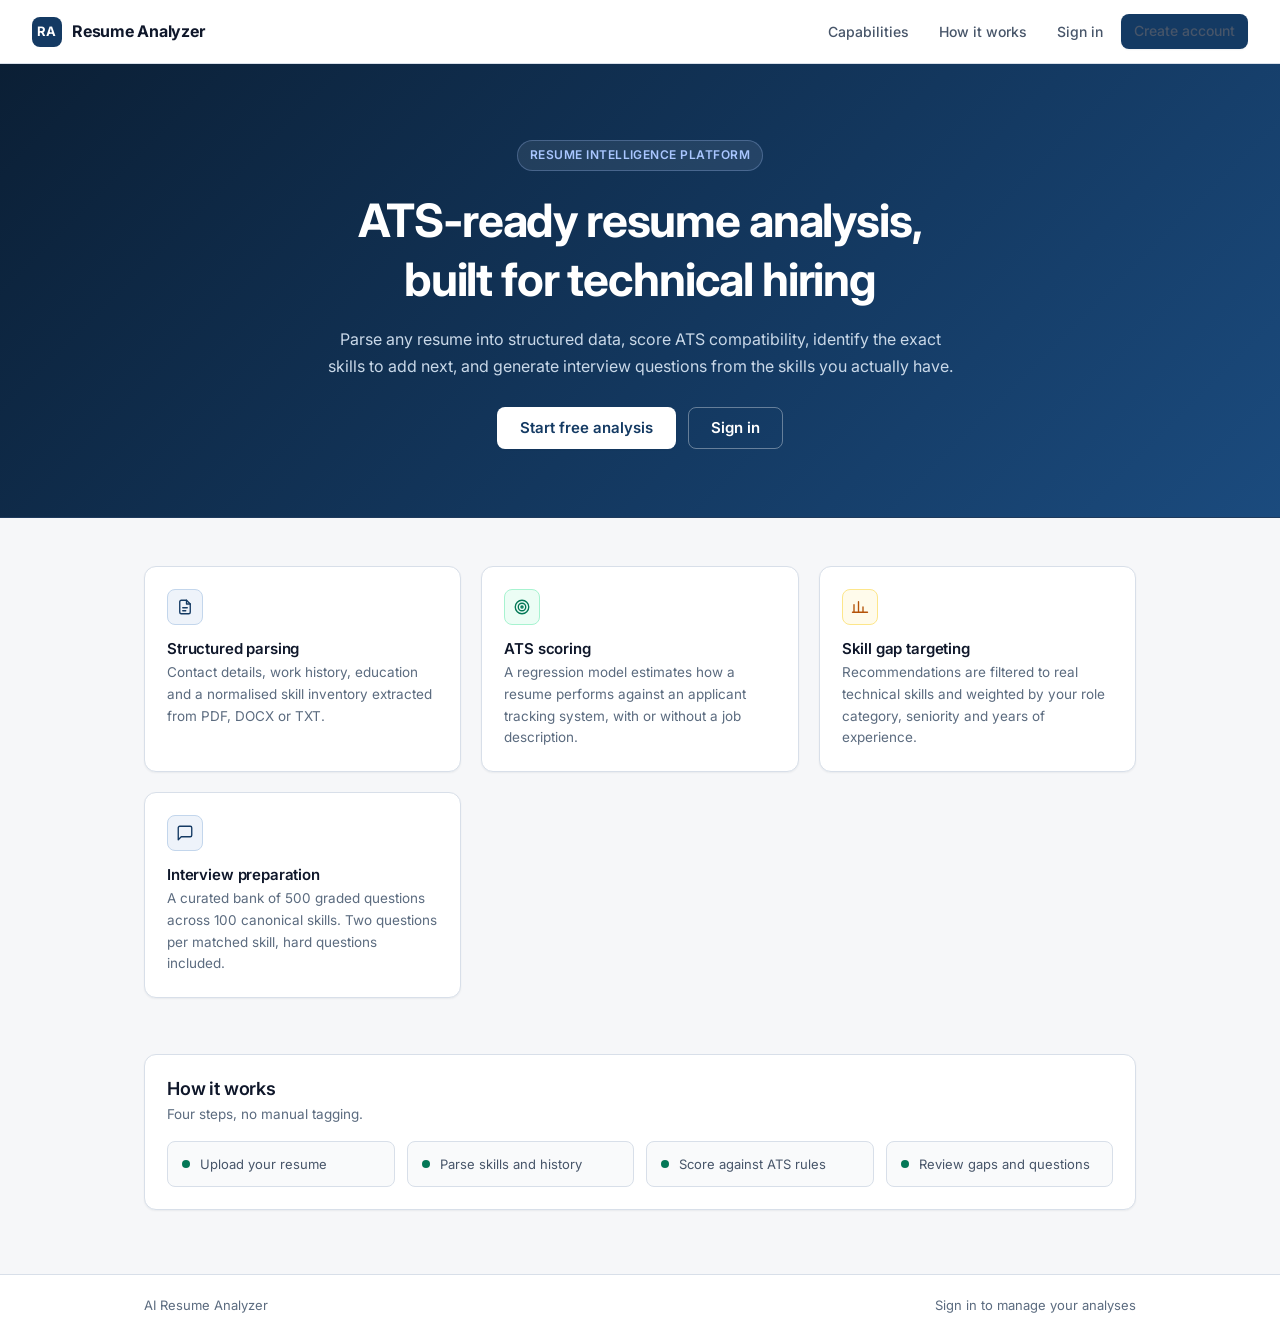
<file: frontend/index.html>
<!DOCTYPE html>
<html lang="en">
<head>
    <meta charset="UTF-8">
    <meta name="viewport" content="width=device-width, initial-scale=1.0">
    <title>AI Resume Analyzer - Resume Intelligence Platform</title>
    <meta name="description" content="Parse resumes, score ATS compatibility, detect skill gaps and generate targeted interview questions.">
    <link rel="preconnect" href="https://fonts.googleapis.com">
    <link rel="preconnect" href="https://fonts.gstatic.com" crossorigin>
    <link href="https://fonts.googleapis.com/css2?family=Inter:wght@400;500;600;700&display=swap" rel="stylesheet">
    <link rel="stylesheet" href="css/global.css">
</head>
<body>
    <nav class="navbar">
        <div class="nav-brand">
            <span class="nav-brand-mark">RA</span>
            Resume Analyzer
        </div>
        <div class="nav-links">
            <a href="#capabilities">Capabilities</a>
            <a href="#workflow">How it works</a>
            <a href="auth/login.html">Sign in</a>
            <a href="auth/register.html" class="btn btn-primary btn-sm">Create account</a>
        </div>
    </nav>

    <main>
        <section class="hero">
            <span class="hero-eyebrow">Resume intelligence platform</span>
            <h1>ATS-ready resume analysis,<br>built for technical hiring</h1>
            <p>Parse any resume into structured data, score ATS compatibility, identify the exact skills to add next, and generate interview questions from the skills you actually have.</p>
            <div class="hero-actions">
                <a href="auth/register.html" class="btn btn-primary btn-lg">Start free analysis</a>
                <a href="auth/login.html" class="btn btn-secondary btn-lg">Sign in</a>
            </div>
        </section>

        <section class="container-centered" id="capabilities" style="padding: 48px 24px;">
            <div class="bento-grid">
                <div class="card feature-card">
                    <div class="icon-box">
                        <svg viewBox="0 0 24 24" fill="none" stroke-width="1.8" stroke-linecap="round" stroke-linejoin="round"><path d="M14 3H7a2 2 0 0 0-2 2v14a2 2 0 0 0 2 2h10a2 2 0 0 0 2-2V8z"/><path d="M14 3v5h5"/><path d="M9 13h6M9 17h4"/></svg>
                    </div>
                    <h3>Structured parsing</h3>
                    <p class="text-muted mt-1">Contact details, work history, education and a normalised skill inventory extracted from PDF, DOCX or TXT.</p>
                </div>
                <div class="card feature-card">
                    <div class="icon-box green">
                        <svg viewBox="0 0 24 24" fill="none" stroke-width="1.8" stroke-linecap="round" stroke-linejoin="round"><circle cx="12" cy="12" r="9"/><circle cx="12" cy="12" r="5"/><circle cx="12" cy="12" r="1.4"/></svg>
                    </div>
                    <h3>ATS scoring</h3>
                    <p class="text-muted mt-1">A regression model estimates how a resume performs against an applicant tracking system, with or without a job description.</p>
                </div>
                <div class="card feature-card">
                    <div class="icon-box amber">
                        <svg viewBox="0 0 24 24" fill="none" stroke-width="1.8" stroke-linecap="round" stroke-linejoin="round"><path d="M4 19V9M10 19V5M16 19v-7M22 19H2"/></svg>
                    </div>
                    <h3>Skill gap targeting</h3>
                    <p class="text-muted mt-1">Recommendations are filtered to real technical skills and weighted by your role category, seniority and years of experience.</p>
                </div>
                <div class="card feature-card">
                    <div class="icon-box blue">
                        <svg viewBox="0 0 24 24" fill="none" stroke-width="1.8" stroke-linecap="round" stroke-linejoin="round"><path d="M21 15a2 2 0 0 1-2 2H7l-4 4V5a2 2 0 0 1 2-2h14a2 2 0 0 1 2 2z"/></svg>
                    </div>
                    <h3>Interview preparation</h3>
                    <p class="text-muted mt-1">A curated bank of 500 graded questions across 100 canonical skills. Two questions per matched skill, hard questions included.</p>
                </div>
            </div>
        </section>

        <section class="container-centered" id="workflow" style="padding: 8px 24px 64px;">
            <div class="card">
                <h2 style="font-size:18px;">How it works</h2>
                <p class="text-muted mt-1" style="font-size:13.5px;">Four steps, no manual tagging.</p>
                <div class="steps-grid mt-4">
                    <div class="step-item">Upload your resume</div>
                    <div class="step-item">Parse skills and history</div>
                    <div class="step-item">Score against ATS rules</div>
                    <div class="step-item">Review gaps and questions</div>
                </div>
            </div>
        </section>
    </main>

    <footer style="border-top:1px solid var(--border); background:var(--surface);">
        <div class="container-centered" style="padding:20px 24px; display:flex; justify-content:space-between; gap:16px; flex-wrap:wrap;">
            <span class="text-muted" style="font-size:13px;">AI Resume Analyzer</span>
            <span class="text-muted" style="font-size:13px;">Sign in to manage your analyses</span>
        </div>
    </footer>

    <script src="js/config.js"></script>
    <script src="js/common.js"></script>
</body>
</html>
</file>
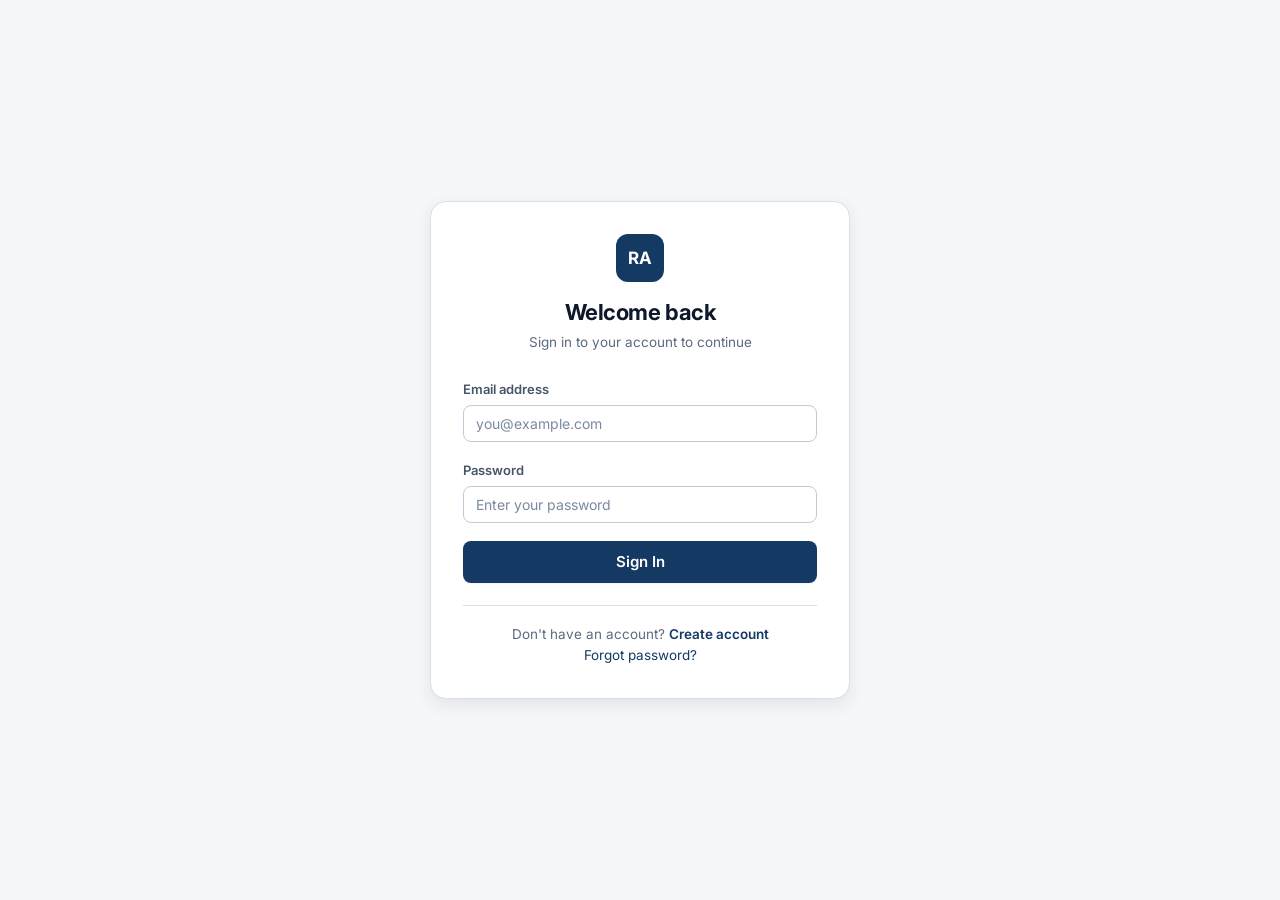
<file: frontend/admin/analytics.html>
<!DOCTYPE html>
<html lang="en">
<head>
    <meta charset="UTF-8">
    <meta name="viewport" content="width=device-width, initial-scale=1.0">
    <title>Analytics - Admin</title>
    <link rel="preconnect" href="https://fonts.googleapis.com">
    <link rel="preconnect" href="https://fonts.gstatic.com" crossorigin>
    <link href="https://fonts.googleapis.com/css2?family=Inter:wght@400;500;600;700;800&display=swap" rel="stylesheet">
    <link rel="stylesheet" href="../css/global.css">
    <link rel="stylesheet" href="../css/admin-dashboard.css">
</head>
<body>
    <div class="admin-layout">
        <aside class="admin-sidebar">
            <div class="admin-sidebar-brand"><span class="nav-brand-mark">RA</span> Admin Console</div>
            <nav class="admin-sidebar-nav">
                <a href="dashboard.html" class="admin-nav-item"><span class="nav-icon"><svg viewBox="0 0 24 24" fill="none" stroke-width="1.8" stroke-linecap="round" stroke-linejoin="round"><rect x="3" y="3" width="7" height="9" rx="1"/><rect x="14" y="3" width="7" height="5" rx="1"/><rect x="14" y="12" width="7" height="9" rx="1"/><rect x="3" y="16" width="7" height="5" rx="1"/></svg></span> Dashboard</a>
                <a href="users.html" class="admin-nav-item"><span class="nav-icon"><svg viewBox="0 0 24 24" fill="none" stroke-width="1.8" stroke-linecap="round" stroke-linejoin="round"><path d="M16 21v-2a4 4 0 0 0-4-4H6a4 4 0 0 0-4 4v2"/><circle cx="9" cy="7" r="4"/><path d="M22 21v-2a4 4 0 0 0-3-3.9"/><path d="M16 3.1a4 4 0 0 1 0 7.8"/></svg></span> Users</a>
                <a href="reports.html" class="admin-nav-item"><span class="nav-icon"><svg viewBox="0 0 24 24" fill="none" stroke-width="1.8" stroke-linecap="round" stroke-linejoin="round"><path d="M14 3H7a2 2 0 0 0-2 2v14a2 2 0 0 0 2 2h10a2 2 0 0 0 2-2V8z"/><path d="M14 3v5h5"/><path d="M9 13h6M9 17h4"/></svg></span> Reports</a>
                <a href="analytics.html" class="admin-nav-item active"><span class="nav-icon"><svg viewBox="0 0 24 24" fill="none" stroke-width="1.8" stroke-linecap="round" stroke-linejoin="round"><path d="M4 19V9M10 19V5M16 19v-7M22 19H2"/></svg></span> Analytics</a>
                <a href="models.html" class="admin-nav-item"><span class="nav-icon"><svg viewBox="0 0 24 24" fill="none" stroke-width="1.8" stroke-linecap="round" stroke-linejoin="round"><rect x="6" y="6" width="12" height="12" rx="2"/><path d="M9 2v4M15 2v4M9 18v4M15 18v4M2 9h4M2 15h4M18 9h4M18 15h4"/></svg></span> Models</a>
                <a href="#" id="logoutBtn" class="admin-nav-item"><span class="nav-icon"><svg viewBox="0 0 24 24" fill="none" stroke-width="1.8" stroke-linecap="round" stroke-linejoin="round"><path d="M9 21H5a2 2 0 0 1-2-2V5a2 2 0 0 1 2-2h4"/><path d="m16 17 5-5-5-5"/><path d="M21 12H9"/></svg></span> Sign out</a>
            </nav>
        </aside>
        <main class="admin-main">
            <header class="admin-top-bar">
                <div>
                    <h1>Analytics</h1>
                    <p class="text-muted mt-1">Platform performance and hiring insights</p>
                </div>
            </header>
            <section class="admin-section">
                <div class="chart-grid">
                    <div class="chart-card">
                        <h3>ATS Score Distribution</h3>
                        <div class="chart-container"><canvas id="atsScoreChart"></canvas></div>
                    </div>
                    <div class="chart-card">
                        <h3>Report Volume</h3>
                        <div class="chart-container"><canvas id="resumeVolumeChart"></canvas></div>
                    </div>
                    <div class="chart-card">
                        <h3>Top Skill Gaps</h3>
                        <div class="chart-container"><canvas id="skillGapChart"></canvas></div>
                    </div>
                    <div class="chart-card">
                        <h3>User Growth</h3>
                        <div class="chart-container"><canvas id="userGrowthChart"></canvas></div>
                    </div>
                </div>
            </section>
        </main>
    </div>
    <script src="../js/chart.min.js"></script>
    <script src="../js/config.js"></script>
    <script src="../js/common.js"></script>
    <script src="../js/api.js"></script>
    <script src="../js/auth/auth-guard.js"></script>
    <script src="../js/admin/analytics.js"></script>
    <script src="../js/charts/chart-theme.js"></script>
    <script src="../js/charts/admin-charts.js"></script>
    <script>initAnalytics();</script>
</body>
</html>
</file>
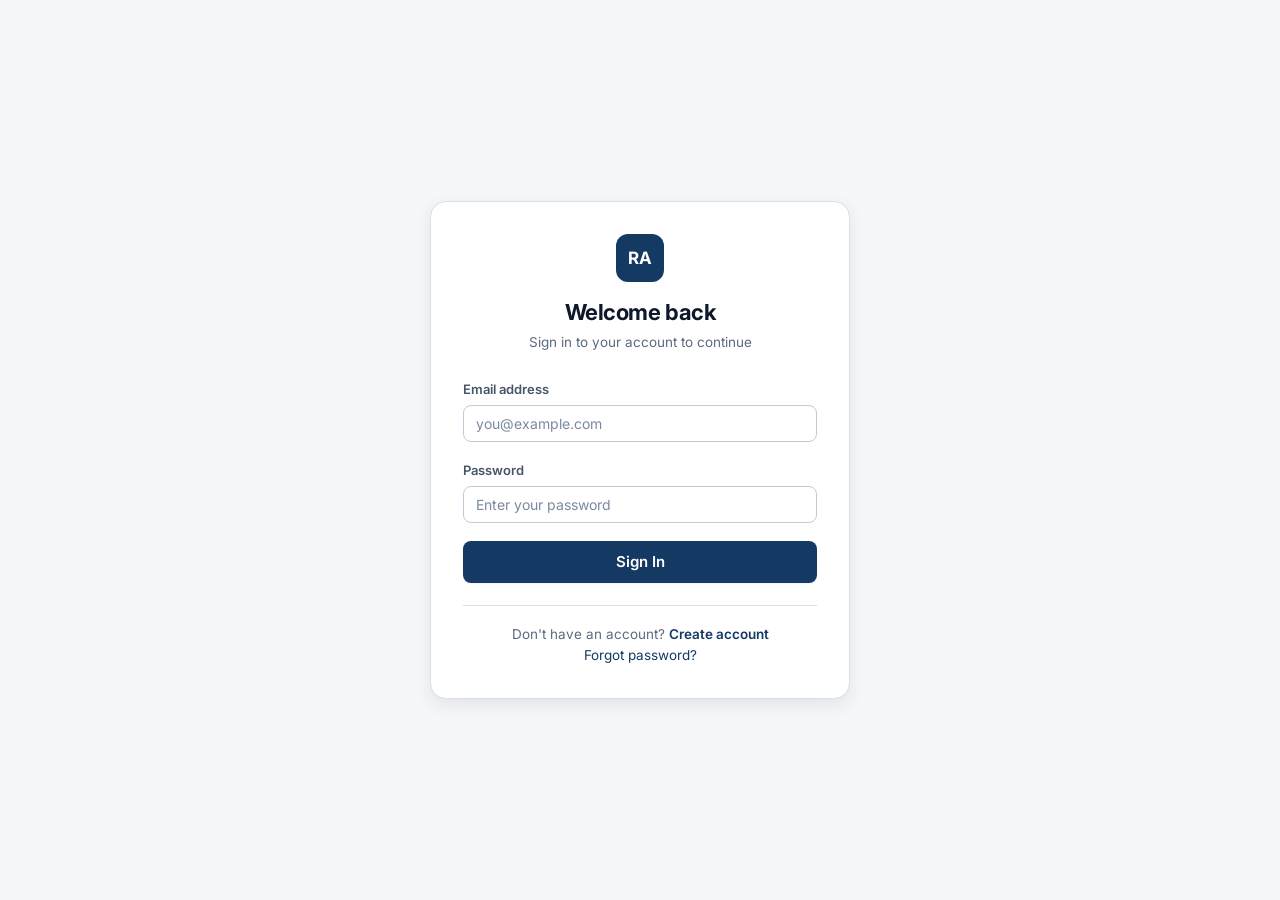
<file: frontend/admin/dashboard.html>
<!DOCTYPE html>
<html lang="en">
<head>
    <meta charset="UTF-8">
    <meta name="viewport" content="width=device-width, initial-scale=1.0">
    <title>Admin Dashboard - AI Resume Analyzer</title>
    <link rel="preconnect" href="https://fonts.googleapis.com">
    <link rel="preconnect" href="https://fonts.gstatic.com" crossorigin>
    <link href="https://fonts.googleapis.com/css2?family=Inter:wght@400;500;600;700;800&display=swap" rel="stylesheet">
    <link rel="stylesheet" href="../css/global.css">
    <link rel="stylesheet" href="../css/admin-dashboard.css">
    <link rel="stylesheet" href="../css/report.css">
</head>
<body>
    <div class="admin-layout">
        <aside class="admin-sidebar">
            <div class="admin-sidebar-brand"><span class="nav-brand-mark">RA</span> Admin Console</div>
            <nav class="admin-sidebar-nav">
                <a href="dashboard.html" class="admin-nav-item active"><span class="nav-icon"><svg viewBox="0 0 24 24" fill="none" stroke-width="1.8" stroke-linecap="round" stroke-linejoin="round"><rect x="3" y="3" width="7" height="9" rx="1"/><rect x="14" y="3" width="7" height="5" rx="1"/><rect x="14" y="12" width="7" height="9" rx="1"/><rect x="3" y="16" width="7" height="5" rx="1"/></svg></span> Dashboard</a>
                <a href="users.html" class="admin-nav-item"><span class="nav-icon"><svg viewBox="0 0 24 24" fill="none" stroke-width="1.8" stroke-linecap="round" stroke-linejoin="round"><path d="M16 21v-2a4 4 0 0 0-4-4H6a4 4 0 0 0-4 4v2"/><circle cx="9" cy="7" r="4"/><path d="M22 21v-2a4 4 0 0 0-3-3.9"/><path d="M16 3.1a4 4 0 0 1 0 7.8"/></svg></span> Users</a>
                <a href="reports.html" class="admin-nav-item"><span class="nav-icon"><svg viewBox="0 0 24 24" fill="none" stroke-width="1.8" stroke-linecap="round" stroke-linejoin="round"><path d="M14 3H7a2 2 0 0 0-2 2v14a2 2 0 0 0 2 2h10a2 2 0 0 0 2-2V8z"/><path d="M14 3v5h5"/><path d="M9 13h6M9 17h4"/></svg></span> Reports</a>
                <a href="analytics.html" class="admin-nav-item"><span class="nav-icon"><svg viewBox="0 0 24 24" fill="none" stroke-width="1.8" stroke-linecap="round" stroke-linejoin="round"><path d="M4 19V9M10 19V5M16 19v-7M22 19H2"/></svg></span> Analytics</a>
                <a href="models.html" class="admin-nav-item"><span class="nav-icon"><svg viewBox="0 0 24 24" fill="none" stroke-width="1.8" stroke-linecap="round" stroke-linejoin="round"><rect x="6" y="6" width="12" height="12" rx="2"/><path d="M9 2v4M15 2v4M9 18v4M15 18v4M2 9h4M2 15h4M18 9h4M18 15h4"/></svg></span> Models</a>
                <a href="#" id="logoutBtn" class="admin-nav-item"><span class="nav-icon"><svg viewBox="0 0 24 24" fill="none" stroke-width="1.8" stroke-linecap="round" stroke-linejoin="round"><path d="M9 21H5a2 2 0 0 1-2-2V5a2 2 0 0 1 2-2h4"/><path d="m16 17 5-5-5-5"/><path d="M21 12H9"/></svg></span> Sign out</a>
            </nav>
        </aside>
        <main class="admin-main">
            <header class="admin-top-bar">
                <div>
                    <h1>Admin Dashboard</h1>
                    <p class="text-muted mt-1">Platform overview and management</p>
                </div>
                <div class="admin-user-info">
                    <a href="../index.html" class="admin-btn admin-btn-secondary btn-sm">View site</a>
                    <span id="adminName" class="font-semibold">Admin</span>
                    <div class="admin-avatar">A</div>
                </div>
            </header>
            <section class="admin-bento-grid">
                <div class="admin-stat-card card card-gradient stagger-item">
                    <div class="admin-stat-icon blue"><svg viewBox="0 0 24 24" fill="none" stroke-width="1.8" stroke-linecap="round" stroke-linejoin="round"><path d="M16 21v-2a4 4 0 0 0-4-4H6a4 4 0 0 0-4 4v2"/><circle cx="9" cy="7" r="4"/><path d="M22 21v-2a4 4 0 0 0-3-3.9"/><path d="M16 3.1a4 4 0 0 1 0 7.8"/></svg></div>
                    <h3>Total Users</h3>
                    <p id="statUsers" class="admin-stat-value">0</p>
                </div>
                <div class="admin-stat-card card card-gradient-2 stagger-item">
                    <div class="admin-stat-icon green"><svg viewBox="0 0 24 24" fill="none" stroke-width="1.8" stroke-linecap="round" stroke-linejoin="round"><path d="M14 3H7a2 2 0 0 0-2 2v14a2 2 0 0 0 2 2h10a2 2 0 0 0 2-2V8z"/><path d="M14 3v5h5"/><path d="M9 13h6M9 17h4"/></svg></div>
                    <h3>Total Reports</h3>
                    <p id="statReports" class="admin-stat-value">0</p>
                </div>
                <div class="admin-stat-card card card-gradient-3 stagger-item">
                    <div class="admin-stat-icon amber"><svg viewBox="0 0 24 24" fill="none" stroke-width="1.8" stroke-linecap="round" stroke-linejoin="round"><circle cx="12" cy="12" r="9"/><circle cx="12" cy="12" r="5"/><circle cx="12" cy="12" r="1.4"/></svg></div>
                    <h3>Avg ATS Score</h3>
                    <p id="statAvgScore" class="admin-stat-value">0</p>
                </div>
                <div class="admin-stat-card card stagger-item">
                    <div class="admin-stat-icon red"><svg viewBox="0 0 24 24" fill="none" stroke-width="1.8" stroke-linecap="round" stroke-linejoin="round"><path d="M12 3v4M12 17v4M3 12h4M17 12h4"/><circle cx="12" cy="12" r="4"/></svg></div>
                    <h3>System Health</h3>
                    <p id="statHealth" class="admin-stat-value">OK</p>
                </div>
            </section>
            <section class="admin-section card stagger-item mt-5">
                <h2>Recent Reports</h2>
                <div id="recentActivity" class="admin-table-wrapper">
                    <p class="text-muted">Loading reports...</p>
                </div>
                <p class="text-muted mt-3" style="font-size:12px;">Click a row to open the full resume and its analysis.</p>
            </section>
        </main>
    </div>
    <div id="reportDetailsModal" class="admin-modal" style="display:none;">
        <div class="admin-modal-content" style="max-width: 900px;">
            <div class="admin-modal-header">
                <h3 id="reportDetailTitle">Resume Details</h3>
                <button class="admin-modal-close" onclick="closeReportDetails()">&times;</button>
            </div>
            <div class="admin-modal-body" id="reportDetailBody">
                <p class="text-muted">Loading...</p>
            </div>
            <div class="admin-modal-footer">
                <button class="admin-btn admin-btn-secondary" onclick="closeReportDetails()">Close</button>
            </div>
        </div>
    </div>
    <script src="../js/config.js"></script>
    <script src="../js/common.js"></script>
    <script src="../js/api.js"></script>
    <script src="../js/auth/auth-guard.js"></script>
    <script src="../js/admin/report-details.js"></script>
    <script src="../js/admin/dashboard.js"></script>
    <script>initAdminDashboard();</script>
</body>
</html>
</file>
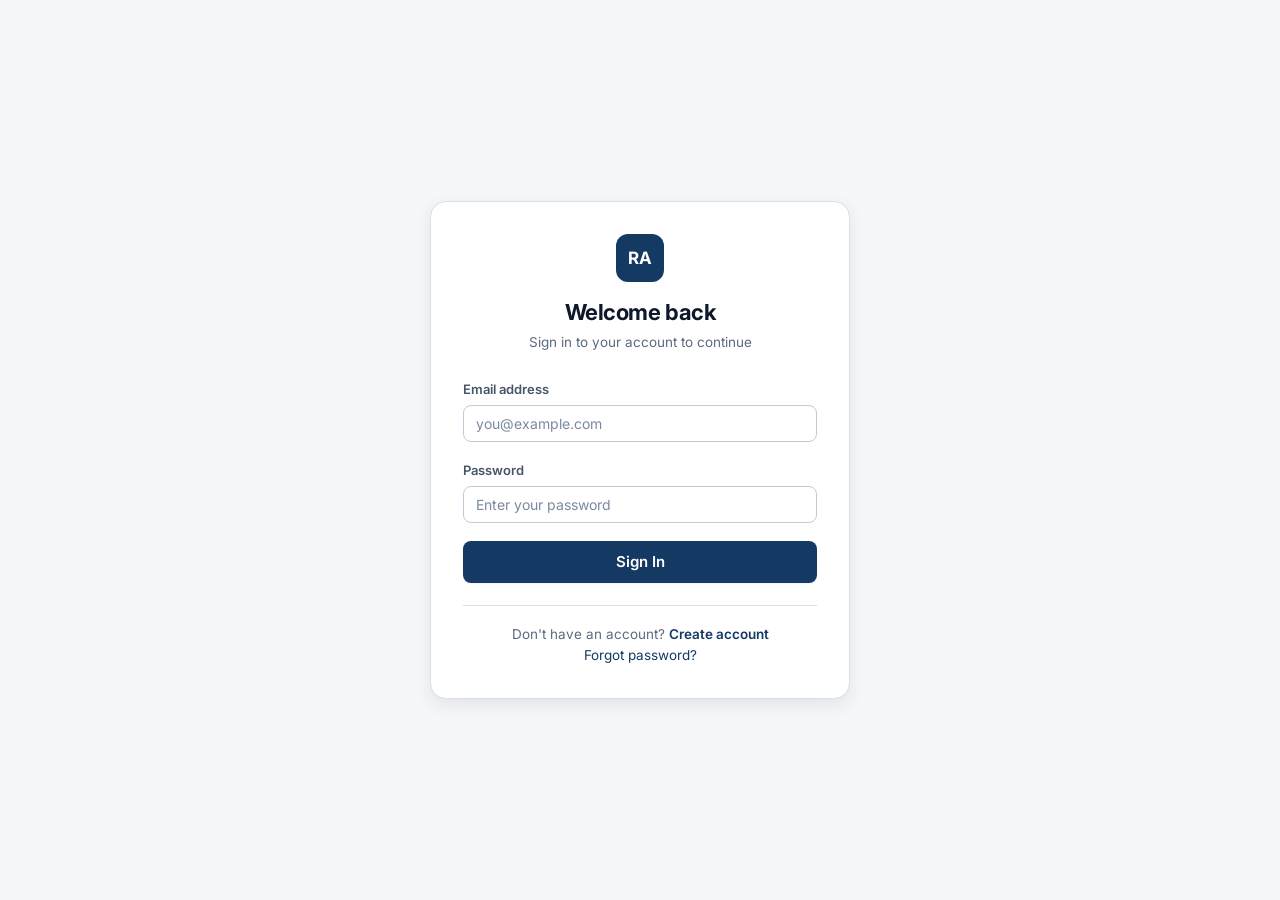
<file: frontend/admin/models.html>
<!DOCTYPE html>
<html lang="en">
<head>
    <meta charset="UTF-8">
    <meta name="viewport" content="width=device-width, initial-scale=1.0">
    <title>Models - Admin</title>
    <link rel="preconnect" href="https://fonts.googleapis.com">
    <link rel="preconnect" href="https://fonts.gstatic.com" crossorigin>
    <link href="https://fonts.googleapis.com/css2?family=Inter:wght@400;500;600;700;800&display=swap" rel="stylesheet">
    <link rel="stylesheet" href="../css/global.css">
    <link rel="stylesheet" href="../css/admin-dashboard.css">
</head>
<body>
    <div class="admin-layout">
        <aside class="admin-sidebar">
            <div class="admin-sidebar-brand"><span class="nav-brand-mark">RA</span> Admin Console</div>
            <nav class="admin-sidebar-nav">
                <a href="dashboard.html" class="admin-nav-item"><span class="nav-icon"><svg viewBox="0 0 24 24" fill="none" stroke-width="1.8" stroke-linecap="round" stroke-linejoin="round"><rect x="3" y="3" width="7" height="9" rx="1"/><rect x="14" y="3" width="7" height="5" rx="1"/><rect x="14" y="12" width="7" height="9" rx="1"/><rect x="3" y="16" width="7" height="5" rx="1"/></svg></span> Dashboard</a>
                <a href="users.html" class="admin-nav-item"><span class="nav-icon"><svg viewBox="0 0 24 24" fill="none" stroke-width="1.8" stroke-linecap="round" stroke-linejoin="round"><path d="M16 21v-2a4 4 0 0 0-4-4H6a4 4 0 0 0-4 4v2"/><circle cx="9" cy="7" r="4"/><path d="M22 21v-2a4 4 0 0 0-3-3.9"/><path d="M16 3.1a4 4 0 0 1 0 7.8"/></svg></span> Users</a>
                <a href="reports.html" class="admin-nav-item"><span class="nav-icon"><svg viewBox="0 0 24 24" fill="none" stroke-width="1.8" stroke-linecap="round" stroke-linejoin="round"><path d="M14 3H7a2 2 0 0 0-2 2v14a2 2 0 0 0 2 2h10a2 2 0 0 0 2-2V8z"/><path d="M14 3v5h5"/><path d="M9 13h6M9 17h4"/></svg></span> Reports</a>
                <a href="analytics.html" class="admin-nav-item"><span class="nav-icon"><svg viewBox="0 0 24 24" fill="none" stroke-width="1.8" stroke-linecap="round" stroke-linejoin="round"><path d="M4 19V9M10 19V5M16 19v-7M22 19H2"/></svg></span> Analytics</a>
                <a href="models.html" class="admin-nav-item active"><span class="nav-icon"><svg viewBox="0 0 24 24" fill="none" stroke-width="1.8" stroke-linecap="round" stroke-linejoin="round"><rect x="6" y="6" width="12" height="12" rx="2"/><path d="M9 2v4M15 2v4M9 18v4M15 18v4M2 9h4M2 15h4M18 9h4M18 15h4"/></svg></span> Models</a>
                <a href="#" id="logoutBtn" class="admin-nav-item"><span class="nav-icon"><svg viewBox="0 0 24 24" fill="none" stroke-width="1.8" stroke-linecap="round" stroke-linejoin="round"><path d="M9 21H5a2 2 0 0 1-2-2V5a2 2 0 0 1 2-2h4"/><path d="m16 17 5-5-5-5"/><path d="M21 12H9"/></svg></span> Sign out</a>
            </nav>
        </aside>
        <main class="admin-main">
            <header class="admin-top-bar">
                <div>
                    <h1>ML Model Management</h1>
                    <p class="text-muted mt-1">Monitor the models behind every analysis</p>
                </div>
            </header>
            <section class="admin-section">
                <div class="model-grid">
                    <div class="model-card">
                        <h3>Skill Extractor</h3>
                        <p>Extracts skills from resume text using NLP</p>
                        <div class="model-meta">
                            <span>Version: 1.2.0</span>
                            <span>Accuracy: 94%</span>
                        </div>
                        <span class="status-badge status-active">Active</span>
                        <button class="admin-btn admin-btn-secondary mt-4" style="width:100%">Retrain Model</button>
                    </div>
                    <div class="model-card">
                        <h3>Resume Classifier</h3>
                        <p>Classifies resumes into categories and levels</p>
                        <div class="model-meta">
                            <span>Version: 1.1.0</span>
                            <span>Accuracy: 89%</span>
                        </div>
                        <span class="status-badge status-active">Active</span>
                        <button class="admin-btn admin-btn-secondary mt-4" style="width:100%">Retrain Model</button>
                    </div>
                    <div class="model-card">
                        <h3>ATS Predictor</h3>
                        <p>Predicts ATS compatibility scores</p>
                        <div class="model-meta">
                            <span>Version: 2.0.0</span>
                            <span>Accuracy: 92%</span>
                        </div>
                        <span class="status-badge status-active">Active</span>
                        <button class="admin-btn admin-btn-secondary mt-4" style="width:100%">Retrain Model</button>
                    </div>
                    <div class="model-card">
                        <h3>Quality Classifier</h3>
                        <p>Evaluates resume quality and identifies issues</p>
                        <div class="model-meta">
                            <span>Version: 1.0.0</span>
                            <span>Accuracy: 87%</span>
                        </div>
                        <span class="status-badge status-active">Active</span>
                        <button class="admin-btn admin-btn-secondary mt-4" style="width:100%">Retrain Model</button>
                    </div>
                </div>
            </section>
        </main>
    </div>
    <script src="../js/config.js"></script>
    <script src="../js/common.js"></script>
    <script src="../js/api.js"></script>
    <script src="../js/auth/auth-guard.js"></script>
    <script src="../js/admin/models.js"></script>
    <script>initModels();</script>
</body>
</html>
</file>
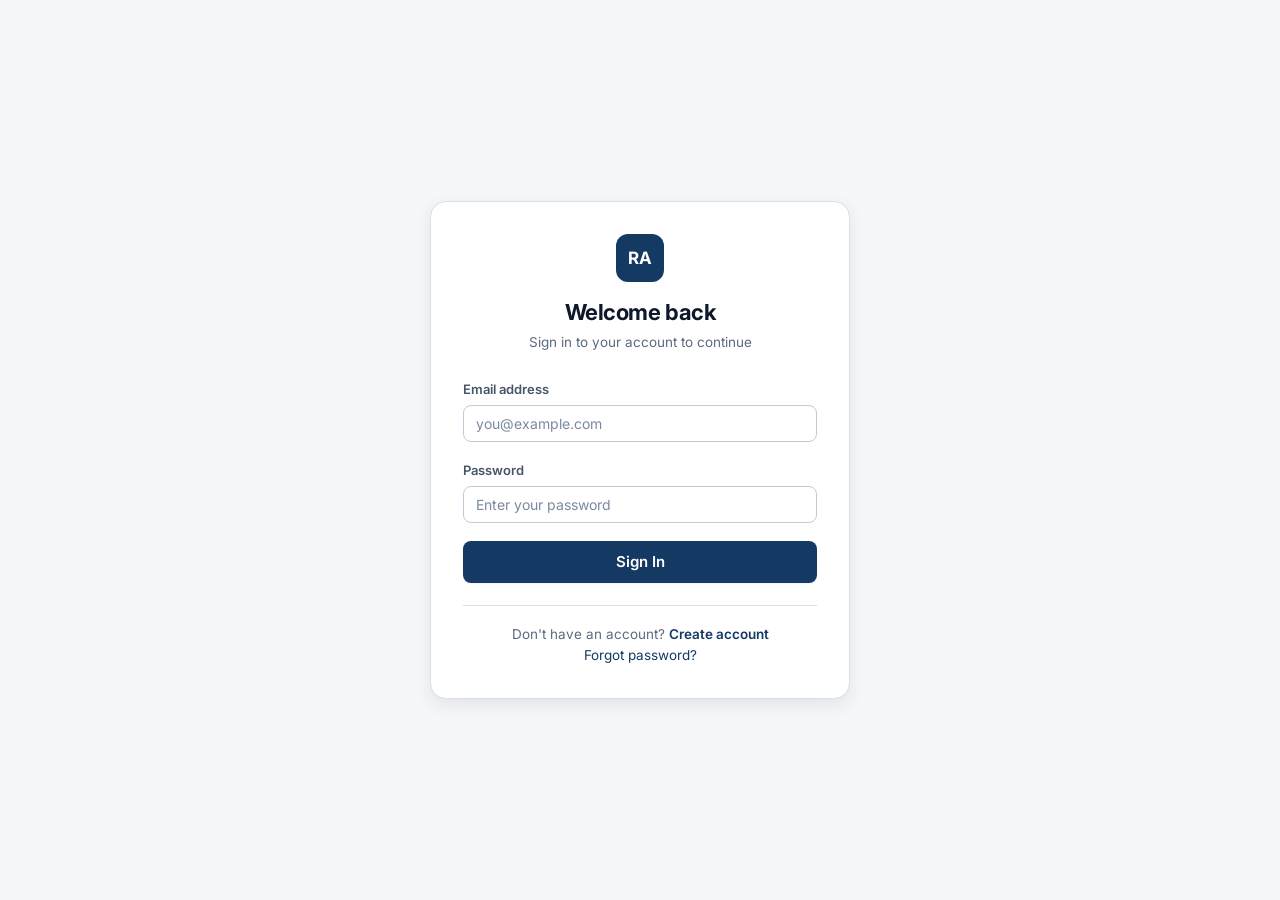
<file: frontend/admin/reports.html>
<!DOCTYPE html>
<html lang="en">
<head>
    <meta charset="UTF-8">
    <meta name="viewport" content="width=device-width, initial-scale=1.0">
    <title>Reports - Admin</title>
    <link rel="preconnect" href="https://fonts.googleapis.com">
    <link rel="preconnect" href="https://fonts.gstatic.com" crossorigin>
    <link href="https://fonts.googleapis.com/css2?family=Inter:wght@400;500;600;700;800&display=swap" rel="stylesheet">
    <link rel="stylesheet" href="../css/global.css">
    <link rel="stylesheet" href="../css/admin-dashboard.css">
    <link rel="stylesheet" href="../css/report.css">
</head>
<body>
    <div class="admin-layout">
        <aside class="admin-sidebar">
            <div class="admin-sidebar-brand"><span class="nav-brand-mark">RA</span> Admin Console</div>
            <nav class="admin-sidebar-nav">
                <a href="dashboard.html" class="admin-nav-item"><span class="nav-icon"><svg viewBox="0 0 24 24" fill="none" stroke-width="1.8" stroke-linecap="round" stroke-linejoin="round"><rect x="3" y="3" width="7" height="9" rx="1"/><rect x="14" y="3" width="7" height="5" rx="1"/><rect x="14" y="12" width="7" height="9" rx="1"/><rect x="3" y="16" width="7" height="5" rx="1"/></svg></span> Dashboard</a>
                <a href="users.html" class="admin-nav-item"><span class="nav-icon"><svg viewBox="0 0 24 24" fill="none" stroke-width="1.8" stroke-linecap="round" stroke-linejoin="round"><path d="M16 21v-2a4 4 0 0 0-4-4H6a4 4 0 0 0-4 4v2"/><circle cx="9" cy="7" r="4"/><path d="M22 21v-2a4 4 0 0 0-3-3.9"/><path d="M16 3.1a4 4 0 0 1 0 7.8"/></svg></span> Users</a>
                <a href="reports.html" class="admin-nav-item active"><span class="nav-icon"><svg viewBox="0 0 24 24" fill="none" stroke-width="1.8" stroke-linecap="round" stroke-linejoin="round"><path d="M14 3H7a2 2 0 0 0-2 2v14a2 2 0 0 0 2 2h10a2 2 0 0 0 2-2V8z"/><path d="M14 3v5h5"/><path d="M9 13h6M9 17h4"/></svg></span> Reports</a>
                <a href="analytics.html" class="admin-nav-item"><span class="nav-icon"><svg viewBox="0 0 24 24" fill="none" stroke-width="1.8" stroke-linecap="round" stroke-linejoin="round"><path d="M4 19V9M10 19V5M16 19v-7M22 19H2"/></svg></span> Analytics</a>
                <a href="models.html" class="admin-nav-item"><span class="nav-icon"><svg viewBox="0 0 24 24" fill="none" stroke-width="1.8" stroke-linecap="round" stroke-linejoin="round"><rect x="6" y="6" width="12" height="12" rx="2"/><path d="M9 2v4M15 2v4M9 18v4M15 18v4M2 9h4M2 15h4M18 9h4M18 15h4"/></svg></span> Models</a>
                <a href="#" id="logoutBtn" class="admin-nav-item"><span class="nav-icon"><svg viewBox="0 0 24 24" fill="none" stroke-width="1.8" stroke-linecap="round" stroke-linejoin="round"><path d="M9 21H5a2 2 0 0 1-2-2V5a2 2 0 0 1 2-2h4"/><path d="m16 17 5-5-5-5"/><path d="M21 12H9"/></svg></span> Sign out</a>
            </nav>
        </aside>
        <main class="admin-main">
            <header class="admin-top-bar">
                <div>
                    <h1>All Reports</h1>
                    <p class="text-muted mt-1">Every analysed resume across the platform</p>
                </div>
            </header>
            <section class="admin-section">
                <div class="admin-table-controls">
                    <input type="search" id="reportSearch" placeholder="Search by filename...">
                    <button id="refreshReports" class="admin-btn admin-btn-secondary">Refresh</button>
                </div>
                <div id="reportsTable" class="admin-table-wrapper">
                    <p class="text-muted">Loading reports...</p>
                </div>
                <p class="text-muted mt-3" style="font-size:12px;">Click any row to open the full resume, parsed details and interview questions.</p>
            </section>
        </main>
    </div>
    <div id="reportDetailsModal" class="admin-modal" style="display:none;">
        <div class="admin-modal-content" style="max-width: 900px;">
            <div class="admin-modal-header">
                <h3 id="reportDetailTitle">Resume Details</h3>
                <button class="admin-modal-close" onclick="closeReportDetails()">&times;</button>
            </div>
            <div class="admin-modal-body" id="reportDetailBody">
                <p class="text-muted">Loading...</p>
            </div>
            <div class="admin-modal-footer">
                <button class="admin-btn admin-btn-secondary" onclick="closeReportDetails()">Close</button>
            </div>
        </div>
    </div>
    <script src="../js/config.js"></script>
    <script src="../js/common.js"></script>
    <script src="../js/api.js"></script>
    <script src="../js/auth/auth-guard.js"></script>
    <script src="../js/admin/report-details.js"></script>
    <script src="../js/admin/reports.js"></script>
    <script>initAdminReports();</script>
</body>
</html>
</file>
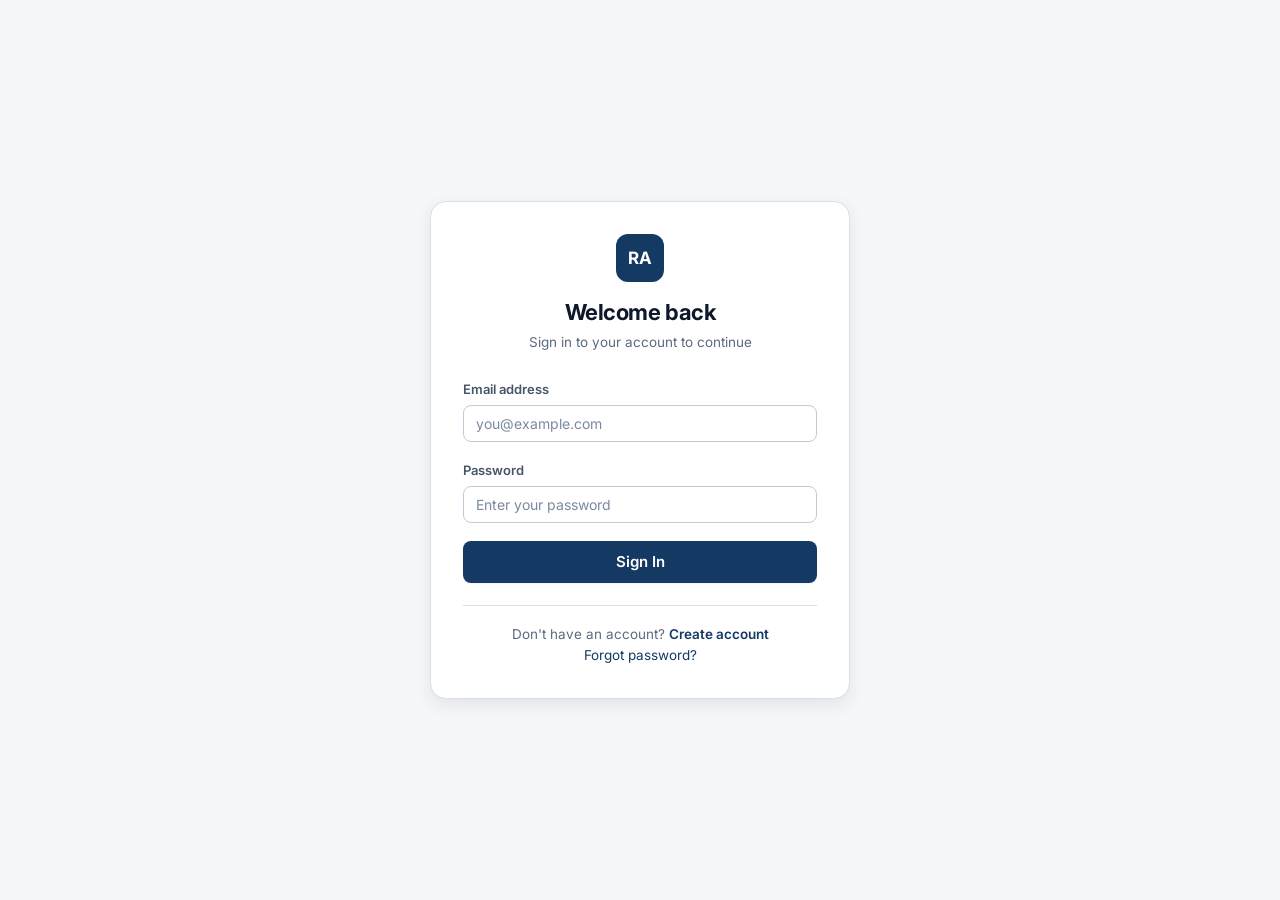
<file: frontend/admin/user-analytics.html>
<!DOCTYPE html>
<html lang="en">
<head>
    <meta charset="UTF-8">
    <meta name="viewport" content="width=device-width, initial-scale=1.0">
    <title>User Analytics - Admin</title>
    <link rel="preconnect" href="https://fonts.googleapis.com">
    <link rel="preconnect" href="https://fonts.gstatic.com" crossorigin>
    <link href="https://fonts.googleapis.com/css2?family=Inter:wght@400;500;600;700;800&display=swap" rel="stylesheet">
    <link rel="stylesheet" href="../css/global.css">
    <link rel="stylesheet" href="../css/admin-dashboard.css">
    <link rel="stylesheet" href="../css/report.css">
</head>
<body>
    <div class="admin-layout">
        <aside class="admin-sidebar">
            <div class="admin-sidebar-brand"><span class="nav-brand-mark">RA</span> Admin Console</div>
            <nav class="admin-sidebar-nav">
                <a href="dashboard.html" class="admin-nav-item"><span class="nav-icon"><svg viewBox="0 0 24 24" fill="none" stroke-width="1.8" stroke-linecap="round" stroke-linejoin="round"><rect x="3" y="3" width="7" height="9" rx="1"/><rect x="14" y="3" width="7" height="5" rx="1"/><rect x="14" y="12" width="7" height="9" rx="1"/><rect x="3" y="16" width="7" height="5" rx="1"/></svg></span> Dashboard</a>
                <a href="users.html" class="admin-nav-item active"><span class="nav-icon"><svg viewBox="0 0 24 24" fill="none" stroke-width="1.8" stroke-linecap="round" stroke-linejoin="round"><path d="M16 21v-2a4 4 0 0 0-4-4H6a4 4 0 0 0-4 4v2"/><circle cx="9" cy="7" r="4"/><path d="M22 21v-2a4 4 0 0 0-3-3.9"/><path d="M16 3.1a4 4 0 0 1 0 7.8"/></svg></span> Users</a>
                <a href="reports.html" class="admin-nav-item"><span class="nav-icon"><svg viewBox="0 0 24 24" fill="none" stroke-width="1.8" stroke-linecap="round" stroke-linejoin="round"><path d="M14 3H7a2 2 0 0 0-2 2v14a2 2 0 0 0 2 2h10a2 2 0 0 0 2-2V8z"/><path d="M14 3v5h5"/><path d="M9 13h6M9 17h4"/></svg></span> Reports</a>
                <a href="analytics.html" class="admin-nav-item"><span class="nav-icon"><svg viewBox="0 0 24 24" fill="none" stroke-width="1.8" stroke-linecap="round" stroke-linejoin="round"><path d="M4 19V9M10 19V5M16 19v-7M22 19H2"/></svg></span> Analytics</a>
                <a href="models.html" class="admin-nav-item"><span class="nav-icon"><svg viewBox="0 0 24 24" fill="none" stroke-width="1.8" stroke-linecap="round" stroke-linejoin="round"><rect x="6" y="6" width="12" height="12" rx="2"/><path d="M9 2v4M15 2v4M9 18v4M15 18v4M2 9h4M2 15h4M18 9h4M18 15h4"/></svg></span> Models</a>
                <a href="#" id="logoutBtn" class="admin-nav-item"><span class="nav-icon"><svg viewBox="0 0 24 24" fill="none" stroke-width="1.8" stroke-linecap="round" stroke-linejoin="round"><path d="M9 21H5a2 2 0 0 1-2-2V5a2 2 0 0 1 2-2h4"/><path d="m16 17 5-5-5-5"/><path d="M21 12H9"/></svg></span> Sign out</a>
            </nav>
        </aside>
        <main class="admin-main">
            <header class="admin-top-bar">
                <div>
                    <h1 id="userName">User Analytics</h1>
                    <p id="userEmail" class="text-muted mt-1">Loading...</p>
                </div>
                <div class="admin-user-info">
                    <a href="users.html" class="admin-btn admin-btn-secondary btn-sm">All users</a>
                    <button class="admin-btn admin-btn-primary" onclick="downloadReport()">Export CSV</button>
                </div>
            </header>
            <section class="admin-bento-grid">
                <div class="admin-stat-card card card-gradient stagger-item">
                    <div class="admin-stat-icon blue"><svg viewBox="0 0 24 24" fill="none" stroke-width="1.8" stroke-linecap="round" stroke-linejoin="round"><path d="M14 3H7a2 2 0 0 0-2 2v14a2 2 0 0 0 2 2h10a2 2 0 0 0 2-2V8z"/><path d="M14 3v5h5"/></svg></div>
                    <h3>Total Resumes</h3>
                    <p id="statTotalReports" class="admin-stat-value">0</p>
                </div>
                <div class="admin-stat-card card card-gradient-2 stagger-item">
                    <div class="admin-stat-icon green"><svg viewBox="0 0 24 24" fill="none" stroke-width="1.8" stroke-linecap="round" stroke-linejoin="round"><circle cx="12" cy="12" r="9"/><circle cx="12" cy="12" r="5"/><circle cx="12" cy="12" r="1.4"/></svg></div>
                    <h3>Avg ATS Score</h3>
                    <p id="statAvgAts" class="admin-stat-value">0</p>
                </div>
                <div class="admin-stat-card card card-gradient-3 stagger-item">
                    <div class="admin-stat-icon amber"><svg viewBox="0 0 24 24" fill="none" stroke-width="1.8" stroke-linecap="round" stroke-linejoin="round"><path d="M4 19V9M10 19V5M16 19v-7M22 19H2"/></svg></div>
                    <h3>Avg Similarity</h3>
                    <p id="statAvgSimilarity" class="admin-stat-value">0</p>
                </div>
                <div class="admin-stat-card card stagger-item">
                    <div class="admin-stat-icon red"><svg viewBox="0 0 24 24" fill="none" stroke-width="1.8" stroke-linecap="round" stroke-linejoin="round"><path d="M10 3h4v4h-4z"/><path d="M6 7h12v4H6z"/><path d="M9 11h6v4H9z"/><path d="M11 15h2v6h-2z"/></svg></div>
                    <h3>Avg Skill Match</h3>
                    <p id="statAvgSkillMatch" class="admin-stat-value">0%</p>
                </div>
            </section>
            <section class="admin-section card stagger-item mt-5">
                <h2>Skill Gaps to Learn</h2>
                <div id="skillGapsContainer" class="admin-table-wrapper">
                    <p class="text-muted">Loading skill gaps...</p>
                </div>
            </section>
            <section class="admin-section card stagger-item mt-5">
                <h2>Interview Questions</h2>
                <div class="interview-summary" id="interviewSummary"></div>
                <div id="interviewQuestionsContainer">
                    <p class="text-muted">Loading interview questions...</p>
                </div>
            </section>
            <section class="admin-section card stagger-item mt-5">
                <h2>Resume Reports</h2>
                <div id="reportsTable" class="admin-table-wrapper">
                    <p class="text-muted">Loading reports...</p>
                </div>
                <p class="text-muted mt-3" style="font-size:12px;">Click a row to open the full resume, parsed details and interview questions.</p>
            </section>
        </main>
    </div>
    <div id="reportDetailsModal" class="admin-modal" style="display:none;">
        <div class="admin-modal-content" style="max-width: 900px;">
            <div class="admin-modal-header">
                <h3 id="reportDetailTitle">Resume Details</h3>
                <button class="admin-modal-close" onclick="closeReportDetails()">&times;</button>
            </div>
            <div class="admin-modal-body" id="reportDetailBody">
                <p class="text-muted">Loading...</p>
            </div>
            <div class="admin-modal-footer">
                <button class="admin-btn admin-btn-secondary" onclick="closeReportDetails()">Close</button>
            </div>
        </div>
    </div>
    <script src="../js/config.js"></script>
    <script src="../js/common.js"></script>
    <script src="../js/api.js"></script>
    <script src="../js/auth/auth-guard.js"></script>
    <script src="../js/admin/report-details.js"></script>
    <script src="../js/admin/user-analytics.js"></script>
    <script>initUserAnalytics();</script>
</body>
</html>
</file>
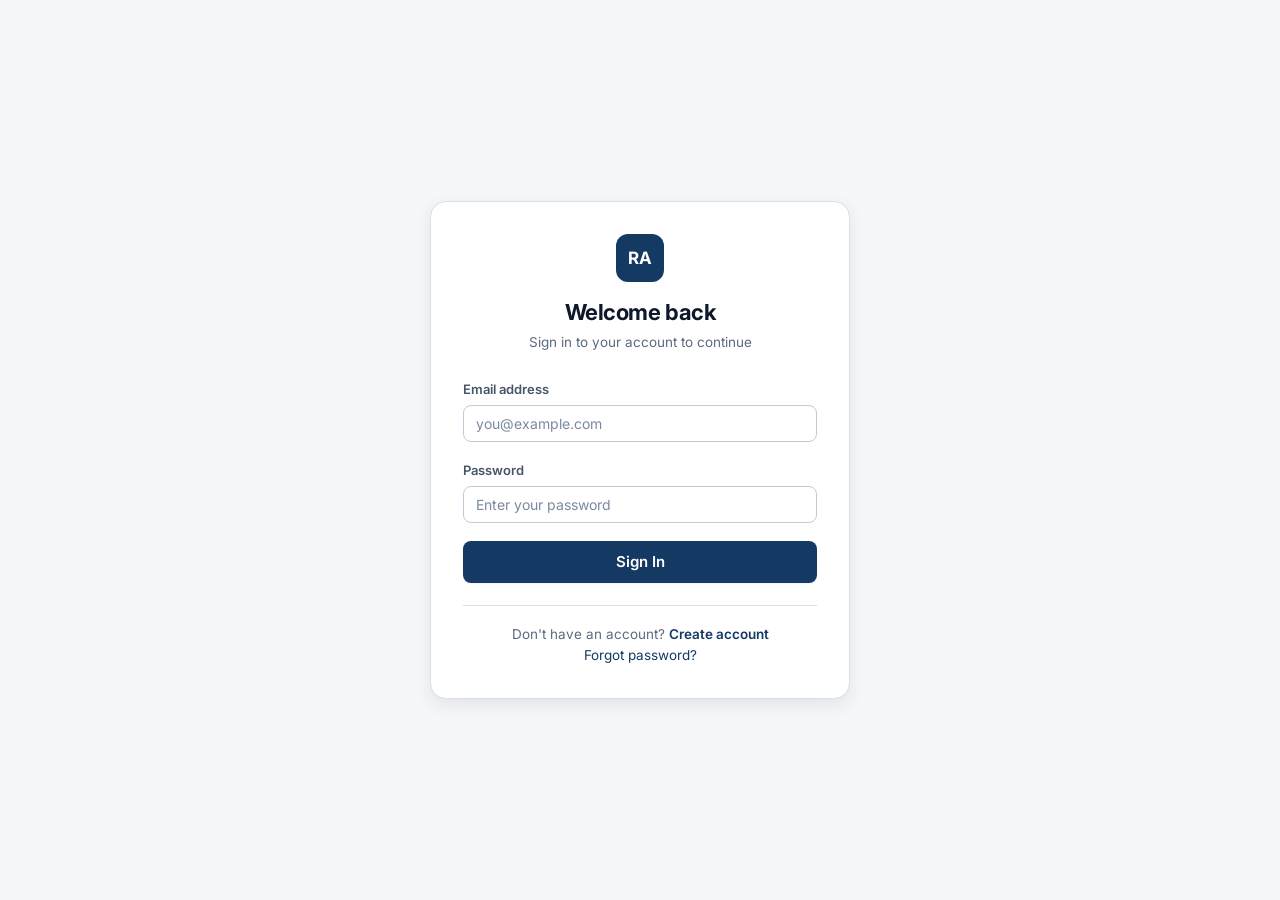
<file: frontend/admin/users.html>
<!DOCTYPE html>
<html lang="en">
<head>
    <meta charset="UTF-8">
    <meta name="viewport" content="width=device-width, initial-scale=1.0">
    <title>Users - Admin</title>
    <link rel="preconnect" href="https://fonts.googleapis.com">
    <link rel="preconnect" href="https://fonts.gstatic.com" crossorigin>
    <link href="https://fonts.googleapis.com/css2?family=Inter:wght@400;500;600;700;800&display=swap" rel="stylesheet">
    <link rel="stylesheet" href="../css/global.css">
    <link rel="stylesheet" href="../css/admin-dashboard.css">
</head>
<body>
    <div class="admin-layout">
        <aside class="admin-sidebar">
            <div class="admin-sidebar-brand"><span class="nav-brand-mark">RA</span> Admin Console</div>
            <nav class="admin-sidebar-nav">
                <a href="dashboard.html" class="admin-nav-item"><span class="nav-icon"><svg viewBox="0 0 24 24" fill="none" stroke-width="1.8" stroke-linecap="round" stroke-linejoin="round"><rect x="3" y="3" width="7" height="9" rx="1"/><rect x="14" y="3" width="7" height="5" rx="1"/><rect x="14" y="12" width="7" height="9" rx="1"/><rect x="3" y="16" width="7" height="5" rx="1"/></svg></span> Dashboard</a>
                <a href="users.html" class="admin-nav-item active"><span class="nav-icon"><svg viewBox="0 0 24 24" fill="none" stroke-width="1.8" stroke-linecap="round" stroke-linejoin="round"><path d="M16 21v-2a4 4 0 0 0-4-4H6a4 4 0 0 0-4 4v2"/><circle cx="9" cy="7" r="4"/><path d="M22 21v-2a4 4 0 0 0-3-3.9"/><path d="M16 3.1a4 4 0 0 1 0 7.8"/></svg></span> Users</a>
                <a href="reports.html" class="admin-nav-item"><span class="nav-icon"><svg viewBox="0 0 24 24" fill="none" stroke-width="1.8" stroke-linecap="round" stroke-linejoin="round"><path d="M14 3H7a2 2 0 0 0-2 2v14a2 2 0 0 0 2 2h10a2 2 0 0 0 2-2V8z"/><path d="M14 3v5h5"/><path d="M9 13h6M9 17h4"/></svg></span> Reports</a>
                <a href="analytics.html" class="admin-nav-item"><span class="nav-icon"><svg viewBox="0 0 24 24" fill="none" stroke-width="1.8" stroke-linecap="round" stroke-linejoin="round"><path d="M4 19V9M10 19V5M16 19v-7M22 19H2"/></svg></span> Analytics</a>
                <a href="models.html" class="admin-nav-item"><span class="nav-icon"><svg viewBox="0 0 24 24" fill="none" stroke-width="1.8" stroke-linecap="round" stroke-linejoin="round"><rect x="6" y="6" width="12" height="12" rx="2"/><path d="M9 2v4M15 2v4M9 18v4M15 18v4M2 9h4M2 15h4M18 9h4M18 15h4"/></svg></span> Models</a>
                <a href="#" id="logoutBtn" class="admin-nav-item"><span class="nav-icon"><svg viewBox="0 0 24 24" fill="none" stroke-width="1.8" stroke-linecap="round" stroke-linejoin="round"><path d="M9 21H5a2 2 0 0 1-2-2V5a2 2 0 0 1 2-2h4"/><path d="m16 17 5-5-5-5"/><path d="M21 12H9"/></svg></span> Sign out</a>
            </nav>
        </aside>
        <main class="admin-main">
            <header class="admin-top-bar">
                <div>
                    <h1>User Management</h1>
                    <p class="text-muted mt-1">Accounts, roles and per-user analytics</p>
                </div>
            </header>
            <section class="admin-section">
                <div class="admin-table-controls">
                    <input type="search" id="userSearch" placeholder="Search by name or email...">
                    <button id="addUserBtn" class="admin-btn admin-btn-primary">Add user</button>
                    <button id="refreshUsers" class="admin-btn admin-btn-secondary">Refresh</button>
                </div>
                <div id="usersTable" class="admin-table-wrapper">
                    <p class="text-muted">Loading users...</p>
                </div>
                <p class="text-muted mt-3" style="font-size:12px;">Select a user name to open their analytics and resumes.</p>
            </section>
        </main>
    </div>
    <div id="addUserModal" class="admin-modal" style="display:none;">
        <div class="admin-modal-content">
            <div class="admin-modal-header">
                <h3>Add New User</h3>
                <button class="admin-modal-close" onclick="closeAddUserModal()">&times;</button>
            </div>
            <div class="admin-modal-body">
                <form id="addUserForm">
                    <div class="form-group">
                        <label for="addUserName">Name</label>
                        <input type="text" id="addUserName" class="admin-form-input" required>
                    </div>
                    <div class="form-group">
                        <label for="addUserEmail">Email</label>
                        <input type="email" id="addUserEmail" class="admin-form-input" required>
                    </div>
                    <div class="form-group">
                        <label for="addUserPassword">Password</label>
                        <input type="password" id="addUserPassword" class="admin-form-input" required>
                    </div>
                    <div class="form-group">
                        <label for="addUserRole">Role</label>
                        <select id="addUserRole" class="admin-form-input">
                            <option value="user">User</option>
                            <option value="admin">Admin</option>
                        </select>
                    </div>
                </form>
            </div>
            <div class="admin-modal-footer">
                <button class="admin-btn admin-btn-secondary" onclick="closeAddUserModal()">Cancel</button>
                <button class="admin-btn admin-btn-primary" onclick="submitAddUser()">Create user</button>
            </div>
        </div>
    </div>
    <script src="../js/config.js"></script>
    <script src="../js/common.js"></script>
    <script src="../js/api.js"></script>
    <script src="../js/auth/auth-guard.js"></script>
    <script src="../js/admin/report-details.js"></script>
    <script src="../js/admin/users.js"></script>
    <script>initUsers();</script>
</body>
</html>
</file>
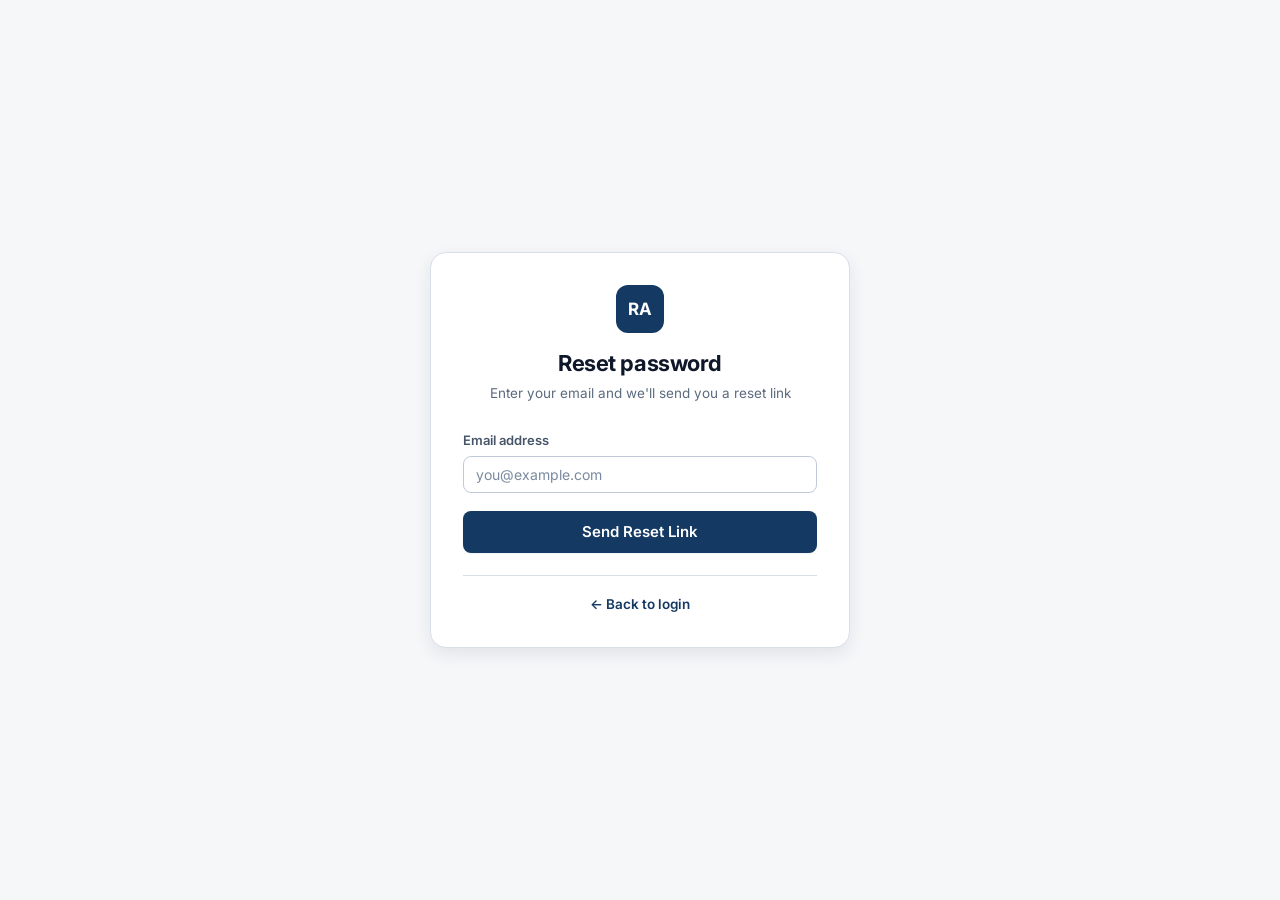
<file: frontend/auth/forgot-password.html>
<!DOCTYPE html>
<html lang="en">
<head>
    <meta charset="UTF-8">
    <meta name="viewport" content="width=device-width, initial-scale=1.0">
    <title>Forgot Password - AI Resume Analyzer</title>
    <link rel="preconnect" href="https://fonts.googleapis.com">
    <link rel="preconnect" href="https://fonts.gstatic.com" crossorigin>
    <link href="https://fonts.googleapis.com/css2?family=Inter:wght@400;500;600;700;800&display=swap" rel="stylesheet">
    <link rel="stylesheet" href="../css/global.css">
    <link rel="stylesheet" href="../css/auth.css">
</head>
<body>
    <div class="auth-container">
        <div class="auth-wrapper">
            <div class="auth-card card-glass gradient-border">
                <div class="auth-header">
                    <div class="logo">RA</div>
                    <h2>Reset password</h2>
                    <p>Enter your email and we'll send you a reset link</p>
                </div>
                <form id="forgotForm" class="auth-form">
                    <div class="form-group">
                        <label for="email">Email address</label>
                        <input type="email" id="email" name="email" placeholder="you@example.com" required>
                    </div>
                    <button type="submit" class="btn btn-primary btn-block btn-lg">Send Reset Link</button>
                </form>
                <div class="auth-footer">
                    <a href="login.html">← Back to login</a>
                </div>
            </div>
        </div>
    </div>
    <script src="../js/config.js"></script>
    <script src="../js/common.js"></script>
    <script src="../js/api.js"></script>
    <script src="../js/auth/login.js"></script>
    <script>initForgot();</script>
</body>
</html>
</file>
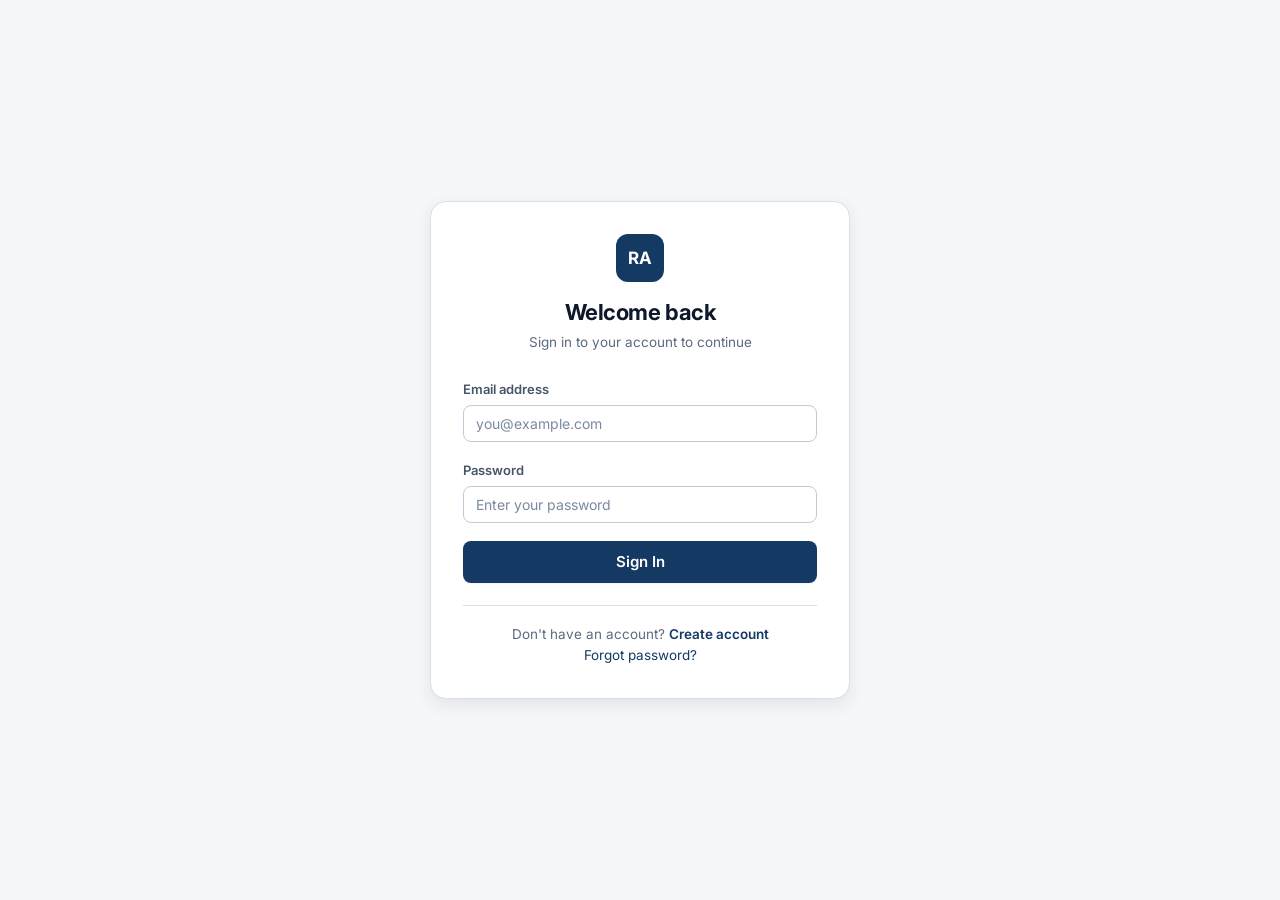
<file: frontend/auth/login.html>
<!DOCTYPE html>
<html lang="en">
<head>
    <meta charset="UTF-8">
    <meta name="viewport" content="width=device-width, initial-scale=1.0">
    <title>Login - AI Resume Analyzer</title>
    <link rel="preconnect" href="https://fonts.googleapis.com">
    <link rel="preconnect" href="https://fonts.gstatic.com" crossorigin>
    <link href="https://fonts.googleapis.com/css2?family=Inter:wght@400;500;600;700;800&display=swap" rel="stylesheet">
    <link rel="stylesheet" href="../css/global.css">
    <link rel="stylesheet" href="../css/auth.css">
</head>
<body>
    <div class="auth-container">
        <div class="auth-wrapper">
            <div class="auth-card card-glass gradient-border">
                <div class="auth-header">
                    <div class="logo">RA</div>
                    <h2>Welcome back</h2>
                    <p>Sign in to your account to continue</p>
                </div>
                <form id="loginForm" class="auth-form">
                    <div class="form-group">
                        <label for="email">Email address</label>
                        <input type="email" id="email" name="email" placeholder="you@example.com" required>
                    </div>
                    <div class="form-group">
                        <label for="password">Password</label>
                        <input type="password" id="password" name="password" placeholder="Enter your password" required>
                    </div>
                    <button type="submit" class="btn btn-primary btn-block btn-lg">Sign In</button>
                </form>
                <div class="auth-footer">
                    Don't have an account? <a href="register.html">Create account</a><br>
                     <a href="forgot-password.html" class="text-muted" style="font-weight: 400;">Forgot password?</a>
                </div>
            </div>
        </div>
    </div>
    <script src="../js/config.js"></script>
    <script src="../js/common.js"></script>
    <script src="../js/api.js"></script>
    <script src="../js/auth/login.js"></script>
    <script>initLogin();</script>
</body>
</html>
</file>
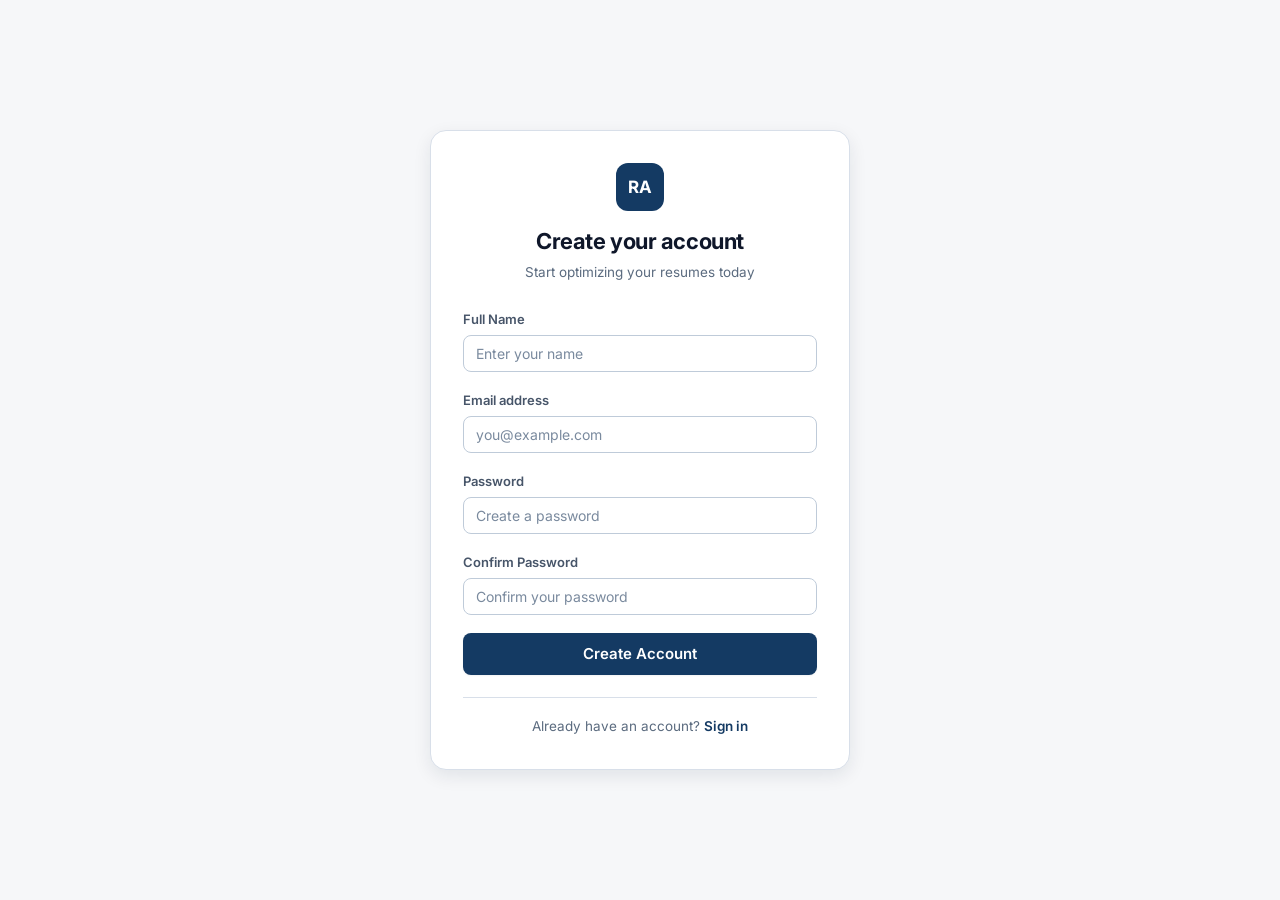
<file: frontend/auth/register.html>
<!DOCTYPE html>
<html lang="en">
<head>
    <meta charset="UTF-8">
    <meta name="viewport" content="width=device-width, initial-scale=1.0">
    <title>Register - AI Resume Analyzer</title>
    <link rel="preconnect" href="https://fonts.googleapis.com">
    <link rel="preconnect" href="https://fonts.gstatic.com" crossorigin>
    <link href="https://fonts.googleapis.com/css2?family=Inter:wght@400;500;600;700;800&display=swap" rel="stylesheet">
    <link rel="stylesheet" href="../css/global.css">
    <link rel="stylesheet" href="../css/auth.css">
</head>
<body>
    <div class="auth-container">
        <div class="auth-wrapper">
            <div class="auth-card card-glass gradient-border">
                <div class="auth-header">
                    <div class="logo">RA</div>
                    <h2>Create your account</h2>
                    <p>Start optimizing your resumes today</p>
                </div>
                <form id="registerForm" class="auth-form">
                    <div class="form-group">
                        <label for="name">Full Name</label>
                        <input type="text" id="name" name="name" placeholder="Enter your name" required autocomplete="name">
                    </div>
                    <div class="form-group">
                        <label for="email">Email address</label>
                        <input type="email" id="email" name="email" placeholder="you@example.com" required>
                    </div>
                    <div class="form-group">
                        <label for="password">Password</label>
                        <input type="password" id="password" name="password" placeholder="Create a password" required minlength="6">
                    </div>
                    <div class="form-group">
                        <label for="confirmPassword">Confirm Password</label>
                        <input type="password" id="confirmPassword" name="confirmPassword" placeholder="Confirm your password" required>
                    </div>
                    <button type="submit" class="btn btn-primary btn-block btn-lg">Create Account</button>
                </form>
                <div class="auth-footer">
                    Already have an account? <a href="login.html">Sign in</a>
                </div>
            </div>
        </div>
    </div>
    <script src="../js/config.js"></script>
    <script src="../js/common.js"></script>
    <script src="../js/api.js"></script>
    <script src="../js/auth/register.js"></script>
    <script>initRegister();</script>
</body>
</html>
</file>
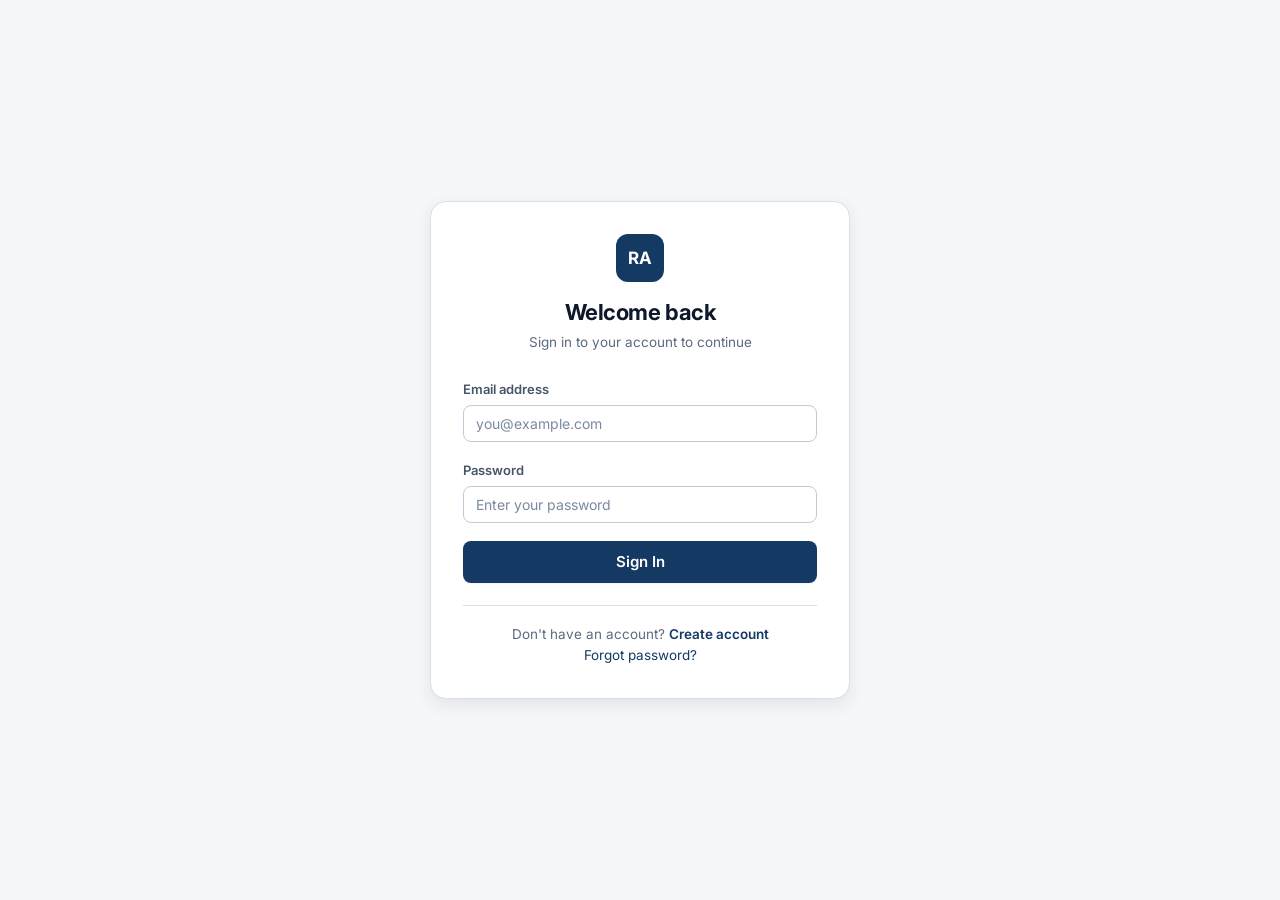
<file: frontend/user/dashboard.html>
<!DOCTYPE html>
<html lang="en">
<head>
    <meta charset="UTF-8">
    <meta name="viewport" content="width=device-width, initial-scale=1.0">
    <title>Dashboard - AI Resume Analyzer</title>
    <link rel="preconnect" href="https://fonts.googleapis.com">
    <link rel="preconnect" href="https://fonts.gstatic.com" crossorigin>
    <link href="https://fonts.googleapis.com/css2?family=Inter:wght@400;500;600;700;800&display=swap" rel="stylesheet">
    <link rel="stylesheet" href="../css/global.css">
    <link rel="stylesheet" href="../css/user-dashboard.css">
</head>
<body>
    <div class="dashboard-layout">
        <aside class="sidebar">
            <div class="sidebar-brand"><span class="nav-brand-mark">RA</span> Resume Analyzer</div>
            <nav class="sidebar-nav">
                <a href="dashboard.html" class="nav-item active"><span class="nav-icon"><svg viewBox="0 0 24 24" fill="none" stroke-width="1.8" stroke-linecap="round" stroke-linejoin="round"><rect x="3" y="3" width="7" height="9" rx="1"/><rect x="14" y="3" width="7" height="5" rx="1"/><rect x="14" y="12" width="7" height="9" rx="1"/><rect x="3" y="16" width="7" height="5" rx="1"/></svg></span> Dashboard</a>
                <a href="upload.html" class="nav-item"><span class="nav-icon"><svg viewBox="0 0 24 24" fill="none" stroke-width="1.8" stroke-linecap="round" stroke-linejoin="round"><path d="M12 16V4"/><path d="m7 9 5-5 5 5"/><path d="M4 17v2a2 2 0 0 0 2 2h12a2 2 0 0 0 2-2v-2"/></svg></span> Upload Resume</a>
                <a href="history.html" class="nav-item"><span class="nav-icon"><svg viewBox="0 0 24 24" fill="none" stroke-width="1.8" stroke-linecap="round" stroke-linejoin="round"><path d="M3 12a9 9 0 1 0 3-6.7"/><path d="M3 4v5h5"/><path d="M12 7v5l3 2"/></svg></span> History</a>
                <a href="profile.html" class="nav-item"><span class="nav-icon"><svg viewBox="0 0 24 24" fill="none" stroke-width="1.8" stroke-linecap="round" stroke-linejoin="round"><circle cx="12" cy="8" r="4"/><path d="M4 21a8 8 0 0 1 16 0"/></svg></span> Profile</a>
                <a href="#" id="logoutBtn" class="nav-item"><span class="nav-icon"><svg viewBox="0 0 24 24" fill="none" stroke-width="1.8" stroke-linecap="round" stroke-linejoin="round"><path d="M9 21H5a2 2 0 0 1-2-2V5a2 2 0 0 1 2-2h4"/><path d="m16 17 5-5-5-5"/><path d="M21 12H9"/></svg></span> Sign out</a>
            </nav>
        </aside>
        <main class="main-content">
            <header class="top-bar">
                <div>
                    <h1>Dashboard</h1>
                    <p class="text-muted mt-1">Overview of your resume analyses</p>
                </div>
                <div class="user-info">
                    <span id="userName" class="font-semibold">User</span>
                    <div class="user-avatar" id="userAvatar">U</div>
                </div>
            </header>
            <section class="bento-grid">
                <div class="stat-card card card-gradient stagger-item">
                    <div class="stat-icon blue"><svg viewBox="0 0 24 24" fill="none" stroke-width="1.8" stroke-linecap="round" stroke-linejoin="round"><path d="M14 3H7a2 2 0 0 0-2 2v14a2 2 0 0 0 2 2h10a2 2 0 0 0 2-2V8z"/><path d="M14 3v5h5"/><path d="M9 13h6M9 17h4"/></svg></div>
                    <h3>Resumes Analyzed</h3>
                    <p id="statResumes" class="stat-value">0</p>
                </div>
                <div class="stat-card card card-gradient-2 stagger-item">
                    <div class="stat-icon green"><svg viewBox="0 0 24 24" fill="none" stroke-width="1.8" stroke-linecap="round" stroke-linejoin="round"><circle cx="12" cy="12" r="9"/><circle cx="12" cy="12" r="5"/><circle cx="12" cy="12" r="1.4"/></svg></div>
                    <h3>Avg ATS Score</h3>
                    <p id="statAvgScore" class="stat-value">0</p>
                </div>
                <div class="stat-card card card-gradient-3 stagger-item">
                    <div class="stat-icon amber"><svg viewBox="0 0 24 24" fill="none" stroke-width="1.8" stroke-linecap="round" stroke-linejoin="round"><path d="M4 19V9M10 19V5M16 19v-7M22 19H2"/></svg></div>
                    <h3>Job Matches</h3>
                    <p id="statMatches" class="stat-value">0</p>
                </div>
            </section>
            <section class="recent-section card stagger-item mt-5">
                <h2>Recent Analyses</h2>
                <div id="recentAnalyses" class="table-wrapper">
                    <p>Loading analyses...</p>
                </div>
            </section>
        </main>
    </div>
    <script src="../js/config.js"></script>
    <script src="../js/common.js"></script>
    <script src="../js/api.js"></script>
    <script src="../js/auth/auth-guard.js"></script>
    <script src="../js/user/dashboard.js"></script>
    <script>initDashboard();</script>
</body>
</html>
</file>
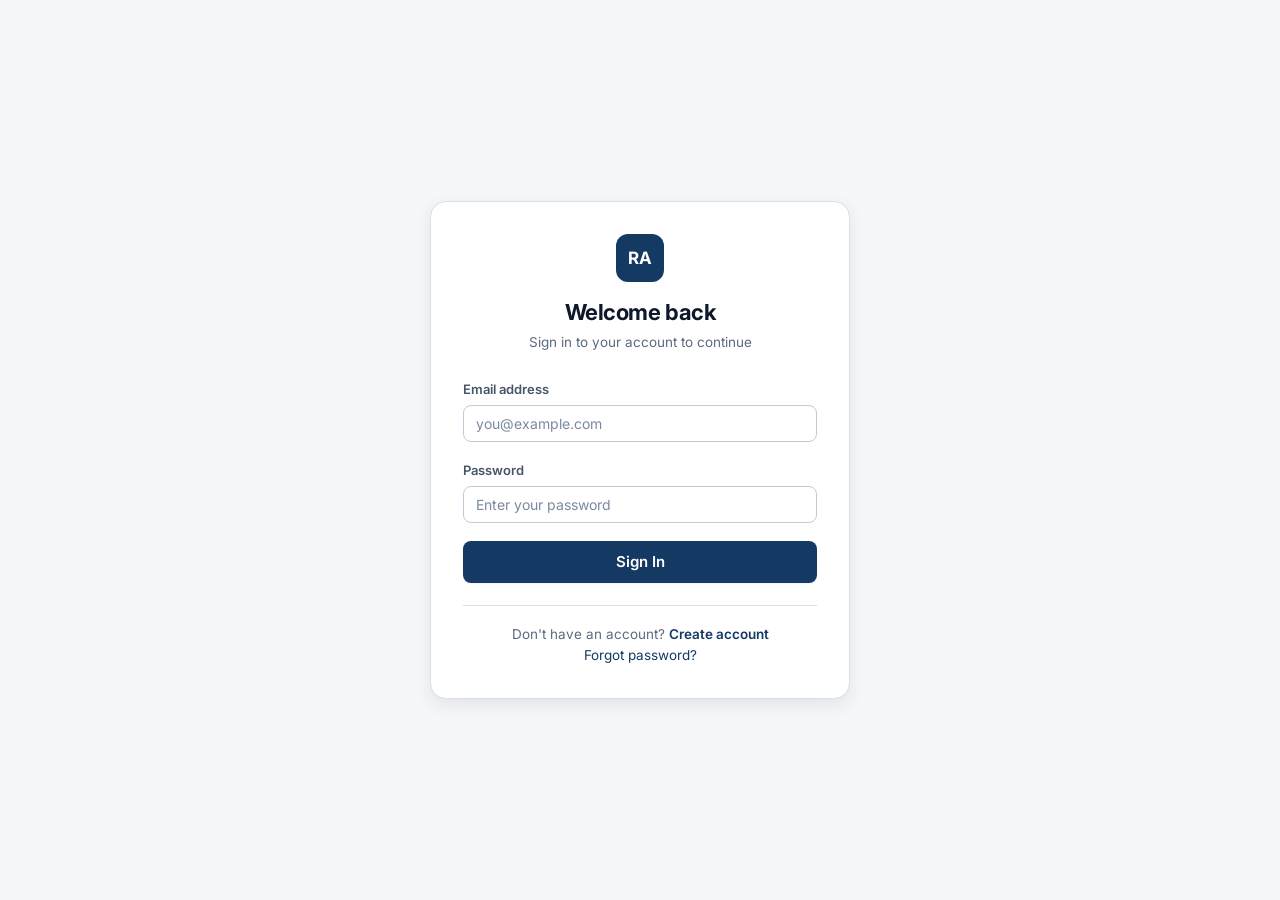
<file: frontend/user/history.html>
<!DOCTYPE html>
<html lang="en">
<head>
    <meta charset="UTF-8">
    <meta name="viewport" content="width=device-width, initial-scale=1.0">
    <title>History - AI Resume Analyzer</title>
    <link rel="preconnect" href="https://fonts.googleapis.com">
    <link rel="preconnect" href="https://fonts.gstatic.com" crossorigin>
    <link href="https://fonts.googleapis.com/css2?family=Inter:wght@400;500;600;700;800&display=swap" rel="stylesheet">
    <link rel="stylesheet" href="../css/global.css">
    <link rel="stylesheet" href="../css/user-dashboard.css">
</head>
<body>
    <div class="dashboard-layout">
        <aside class="sidebar">
            <div class="sidebar-brand"><span class="nav-brand-mark">RA</span> Resume Analyzer</div>
            <nav class="sidebar-nav">
                <a href="dashboard.html" class="nav-item"><span class="nav-icon"><svg viewBox="0 0 24 24" fill="none" stroke-width="1.8" stroke-linecap="round" stroke-linejoin="round"><rect x="3" y="3" width="7" height="9" rx="1"/><rect x="14" y="3" width="7" height="5" rx="1"/><rect x="14" y="12" width="7" height="9" rx="1"/><rect x="3" y="16" width="7" height="5" rx="1"/></svg></span> Dashboard</a>
                <a href="upload.html" class="nav-item"><span class="nav-icon"><svg viewBox="0 0 24 24" fill="none" stroke-width="1.8" stroke-linecap="round" stroke-linejoin="round"><path d="M12 16V4"/><path d="m7 9 5-5 5 5"/><path d="M4 17v2a2 2 0 0 0 2 2h12a2 2 0 0 0 2-2v-2"/></svg></span> Upload Resume</a>
                <a href="history.html" class="nav-item active"><span class="nav-icon"><svg viewBox="0 0 24 24" fill="none" stroke-width="1.8" stroke-linecap="round" stroke-linejoin="round"><path d="M3 12a9 9 0 1 0 3-6.7"/><path d="M3 4v5h5"/><path d="M12 7v5l3 2"/></svg></span> History</a>
                <a href="profile.html" class="nav-item"><span class="nav-icon"><svg viewBox="0 0 24 24" fill="none" stroke-width="1.8" stroke-linecap="round" stroke-linejoin="round"><circle cx="12" cy="8" r="4"/><path d="M4 21a8 8 0 0 1 16 0"/></svg></span> Profile</a>
                <a href="#" id="logoutBtn" class="nav-item"><span class="nav-icon"><svg viewBox="0 0 24 24" fill="none" stroke-width="1.8" stroke-linecap="round" stroke-linejoin="round"><path d="M9 21H5a2 2 0 0 1-2-2V5a2 2 0 0 1 2-2h4"/><path d="m16 17 5-5-5-5"/><path d="M21 12H9"/></svg></span> Sign out</a>
            </nav>
        </aside>
        <main class="main-content">
            <header class="top-bar">
                <div>
                    <h1>Analysis History</h1>
                    <p class="text-muted mt-1">Every resume you have analysed</p>
                </div>
            </header>
            <section class="recent-section card stagger-item">
                <div class="table-controls">
                    <input type="search" id="historySearch" placeholder="Search by filename...">
                    <button class="btn btn-secondary btn-sm" onclick="loadHistory()">Refresh</button>
                </div>
                <div id="historyList" class="table-wrapper">
                    <p>Loading history...</p>
                </div>
            </section>
        </main>
    </div>
    <script src="../js/config.js"></script>
    <script src="../js/common.js"></script>
    <script src="../js/api.js"></script>
    <script src="../js/auth/auth-guard.js"></script>
    <script src="../js/user/history.js"></script>
    <script>initHistory();</script>
</body>
</html>
</file>
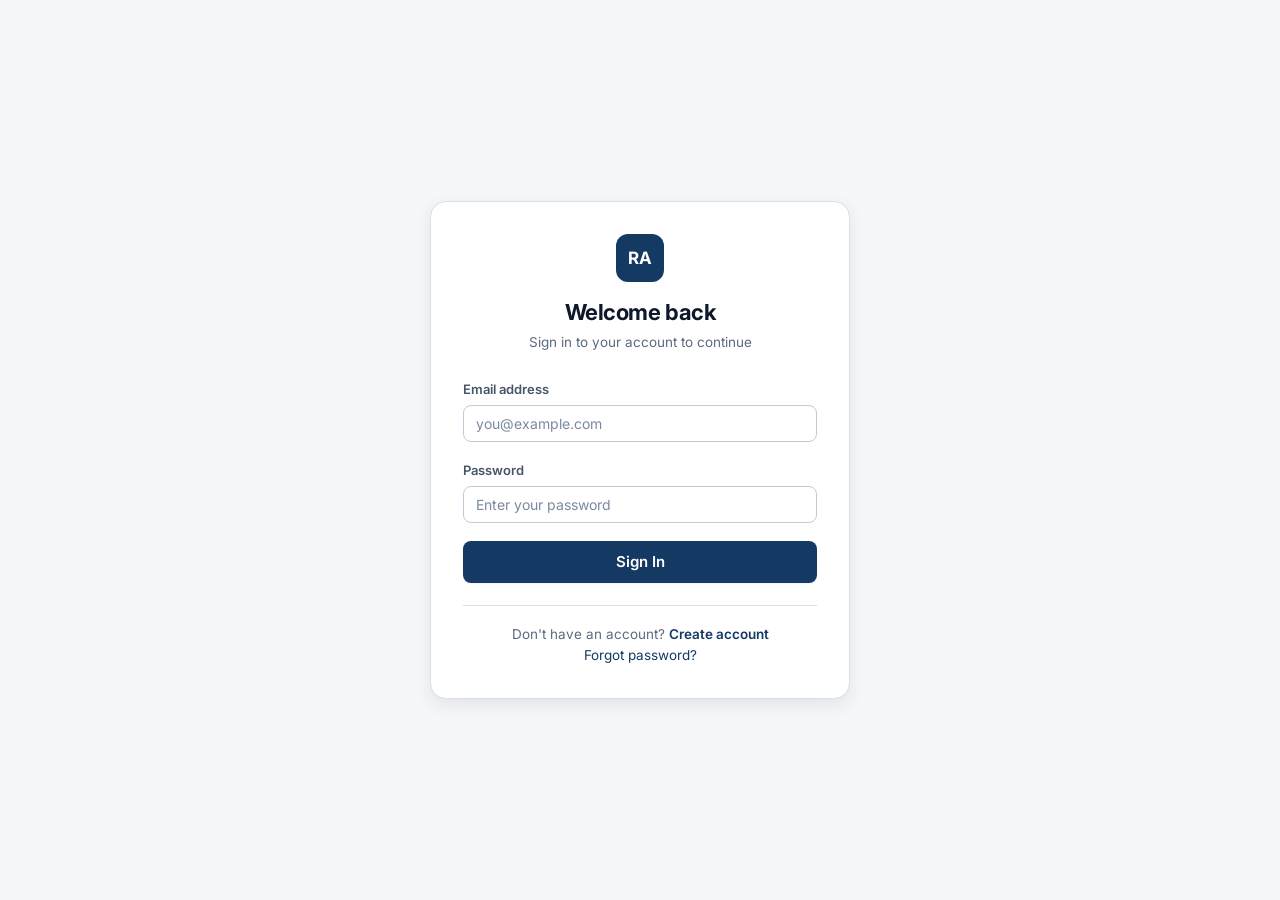
<file: frontend/user/profile.html>
<!DOCTYPE html>
<html lang="en">
<head>
    <meta charset="UTF-8">
    <meta name="viewport" content="width=device-width, initial-scale=1.0">
    <title>Profile - AI Resume Analyzer</title>
    <link rel="preconnect" href="https://fonts.googleapis.com">
    <link rel="preconnect" href="https://fonts.gstatic.com" crossorigin>
    <link href="https://fonts.googleapis.com/css2?family=Inter:wght@400;500;600;700;800&display=swap" rel="stylesheet">
    <link rel="stylesheet" href="../css/global.css">
    <link rel="stylesheet" href="../css/user-dashboard.css">
    <link rel="stylesheet" href="../css/upload.css">
</head>
<body>
    <div class="dashboard-layout">
        <aside class="sidebar">
            <div class="sidebar-brand"><span class="nav-brand-mark">RA</span> Resume Analyzer</div>
            <nav class="sidebar-nav">
                <a href="dashboard.html" class="nav-item"><span class="nav-icon"><svg viewBox="0 0 24 24" fill="none" stroke-width="1.8" stroke-linecap="round" stroke-linejoin="round"><rect x="3" y="3" width="7" height="9" rx="1"/><rect x="14" y="3" width="7" height="5" rx="1"/><rect x="14" y="12" width="7" height="9" rx="1"/><rect x="3" y="16" width="7" height="5" rx="1"/></svg></span> Dashboard</a>
                <a href="upload.html" class="nav-item"><span class="nav-icon"><svg viewBox="0 0 24 24" fill="none" stroke-width="1.8" stroke-linecap="round" stroke-linejoin="round"><path d="M12 16V4"/><path d="m7 9 5-5 5 5"/><path d="M4 17v2a2 2 0 0 0 2 2h12a2 2 0 0 0 2-2v-2"/></svg></span> Upload Resume</a>
                <a href="history.html" class="nav-item"><span class="nav-icon"><svg viewBox="0 0 24 24" fill="none" stroke-width="1.8" stroke-linecap="round" stroke-linejoin="round"><path d="M3 12a9 9 0 1 0 3-6.7"/><path d="M3 4v5h5"/><path d="M12 7v5l3 2"/></svg></span> History</a>
                <a href="profile.html" class="nav-item active"><span class="nav-icon"><svg viewBox="0 0 24 24" fill="none" stroke-width="1.8" stroke-linecap="round" stroke-linejoin="round"><circle cx="12" cy="8" r="4"/><path d="M4 21a8 8 0 0 1 16 0"/></svg></span> Profile</a>
                <a href="#" id="logoutBtn" class="nav-item"><span class="nav-icon"><svg viewBox="0 0 24 24" fill="none" stroke-width="1.8" stroke-linecap="round" stroke-linejoin="round"><path d="M9 21H5a2 2 0 0 1-2-2V5a2 2 0 0 1 2-2h4"/><path d="m16 17 5-5-5-5"/><path d="M21 12H9"/></svg></span> Sign out</a>
            </nav>
        </aside>
        <main class="main-content">
            <header class="top-bar">
                <div>
                    <h1>My Profile</h1>
                    <p class="text-muted mt-1">Account details and password</p>
                </div>
            </header>
            <section class="profile-section">
                <form id="profileForm" class="profile-form card stagger-item">
                    <h2>Account details</h2>
                    <div class="form-group">
                        <label for="name">Full Name</label>
                        <input type="text" id="name" name="name" placeholder="Your full name" required>
                    </div>
                    <div class="form-group">
                        <label for="email">Email Address</label>
                        <input type="email" id="email" name="email" disabled>
                    </div>
                    <div style="border-top:1px solid var(--border); margin:22px 0; padding-top:22px;">
                        <h2 style="font-size:15px; font-weight:600; margin-bottom:16px;">Change Password</h2>
                        <div class="form-group">
                            <label for="currentPassword">Current Password</label>
                            <input type="password" id="currentPassword" name="currentPassword" placeholder="Enter current password">
                        </div>
                        <div class="form-group">
                            <label for="newPassword">New Password</label>
                            <input type="password" id="newPassword" name="newPassword" placeholder="Enter new password">
                        </div>
                    </div>
                    <button type="submit" class="btn btn-primary btn-lg">Update Profile</button>
                </form>
            </section>
        </main>
    </div>
    <script src="../js/config.js"></script>
    <script src="../js/common.js"></script>
    <script src="../js/api.js"></script>
    <script src="../js/auth/auth-guard.js"></script>
    <script src="../js/user/profile.js"></script>
    <script>initProfile();</script>
</body>
</html>
</file>
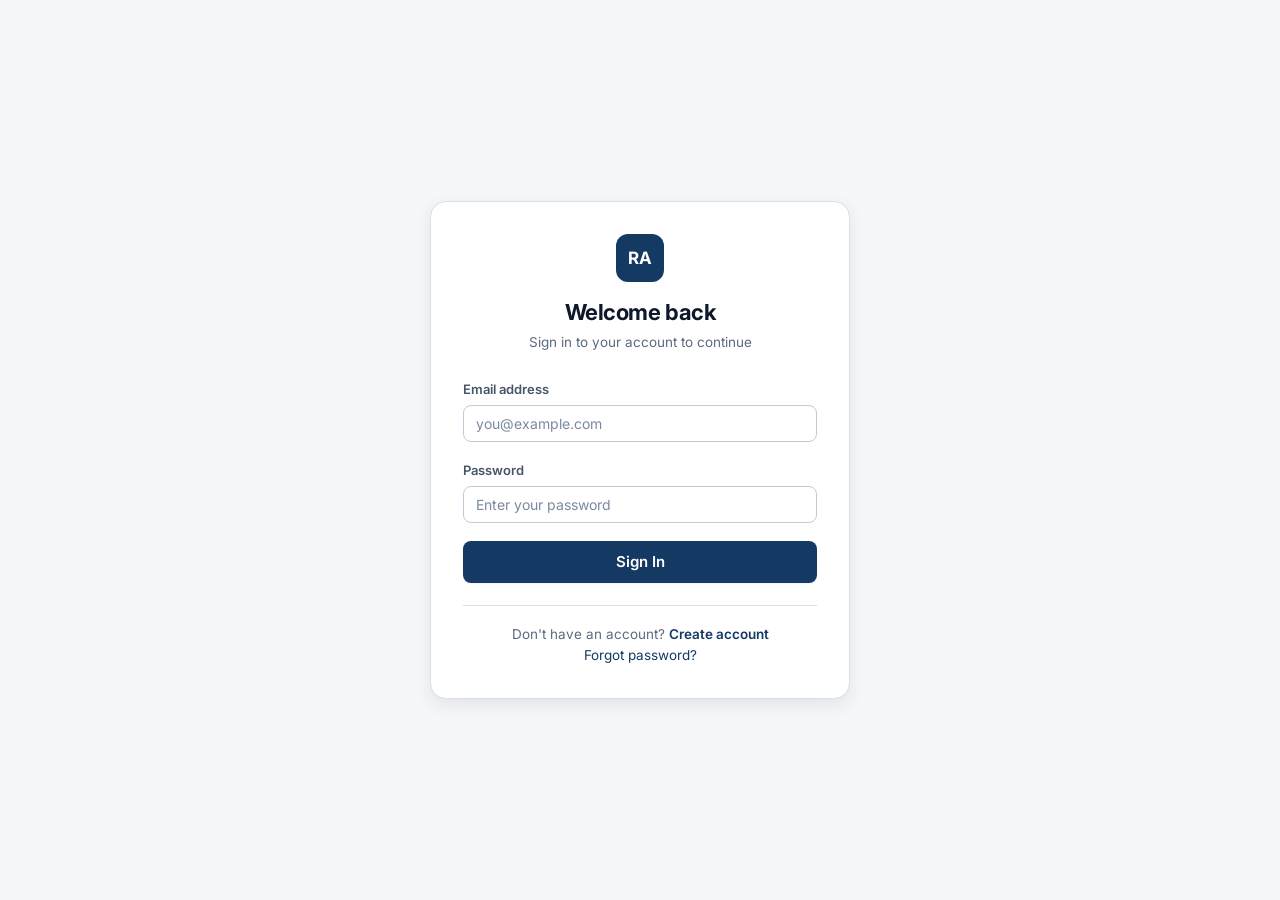
<file: frontend/user/report.html>
<!DOCTYPE html>
<html lang="en">
<head>
    <meta charset="UTF-8">
    <meta name="viewport" content="width=device-width, initial-scale=1.0">
    <title>Report - AI Resume Analyzer</title>
    <link rel="preconnect" href="https://fonts.googleapis.com">
    <link rel="preconnect" href="https://fonts.gstatic.com" crossorigin>
    <link href="https://fonts.googleapis.com/css2?family=Inter:wght@400;500;600;700;800&display=swap" rel="stylesheet">
    <link rel="stylesheet" href="../css/global.css">
    <link rel="stylesheet" href="../css/user-dashboard.css">
    <link rel="stylesheet" href="../css/report.css">
    <script src="../js/chart.min.js"></script>
</head>
<body>
    <div class="dashboard-layout">
        <aside class="sidebar">
            <div class="sidebar-brand"><span class="nav-brand-mark">RA</span> Resume Analyzer</div>
            <nav class="sidebar-nav">
                <a href="dashboard.html" class="nav-item"><span class="nav-icon"><svg viewBox="0 0 24 24" fill="none" stroke-width="1.8" stroke-linecap="round" stroke-linejoin="round"><rect x="3" y="3" width="7" height="9" rx="1"/><rect x="14" y="3" width="7" height="5" rx="1"/><rect x="14" y="12" width="7" height="9" rx="1"/><rect x="3" y="16" width="7" height="5" rx="1"/></svg></span> Dashboard</a>
                <a href="upload.html" class="nav-item"><span class="nav-icon"><svg viewBox="0 0 24 24" fill="none" stroke-width="1.8" stroke-linecap="round" stroke-linejoin="round"><path d="M12 16V4"/><path d="m7 9 5-5 5 5"/><path d="M4 17v2a2 2 0 0 0 2 2h12a2 2 0 0 0 2-2v-2"/></svg></span> Upload Resume</a>
                <a href="history.html" class="nav-item"><span class="nav-icon"><svg viewBox="0 0 24 24" fill="none" stroke-width="1.8" stroke-linecap="round" stroke-linejoin="round"><path d="M3 12a9 9 0 1 0 3-6.7"/><path d="M3 4v5h5"/><path d="M12 7v5l3 2"/></svg></span> History</a>
                <a href="profile.html" class="nav-item"><span class="nav-icon"><svg viewBox="0 0 24 24" fill="none" stroke-width="1.8" stroke-linecap="round" stroke-linejoin="round"><circle cx="12" cy="8" r="4"/><path d="M4 21a8 8 0 0 1 16 0"/></svg></span> Profile</a>
                <a href="#" id="logoutBtn" class="nav-item"><span class="nav-icon"><svg viewBox="0 0 24 24" fill="none" stroke-width="1.8" stroke-linecap="round" stroke-linejoin="round"><path d="M9 21H5a2 2 0 0 1-2-2V5a2 2 0 0 1 2-2h4"/><path d="m16 17 5-5-5-5"/><path d="M21 12H9"/></svg></span> Sign out</a>
            </nav>
        </aside>
        <main class="main-content">
            <header class="top-bar">
                <div>
                    <h1>Analysis Report</h1>
                    <p class="text-muted mt-1">Scores, skill gaps and interview questions</p>
                </div>
            </header>
            <section id="reportContent" class="report-content card">
                <p class="text-muted">Loading report...</p>
            </section>
            <p id="reportStatus" class="text-muted" style="font-size:12px; margin-top:8px;"></p>
        </main>
    </div>
    <script src="../js/config.js?v=5"></script>
    <script src="../js/common.js?v=5"></script>
    <script src="../js/api.js?v=5"></script>
    <script src="../js/auth/auth-guard.js?v=5"></script>
    <script src="../js/charts/chart-theme.js?v=5"></script>
    <script src="../js/user/report.js?v=5"></script>
    <script>initReport();</script>
</body>
</html>
</file>
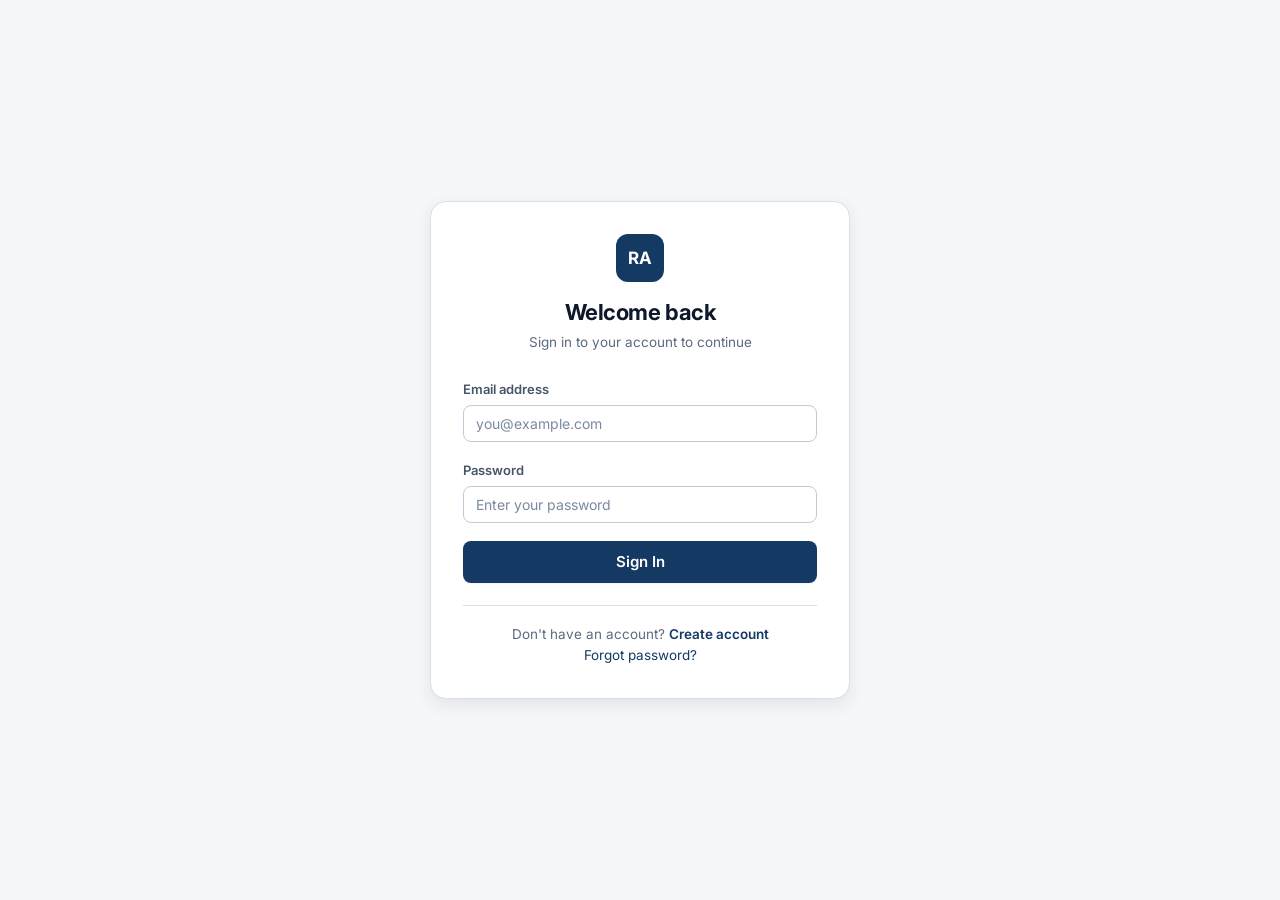
<file: frontend/user/upload.html>
<!DOCTYPE html>
<html lang="en">
<head>
    <meta charset="UTF-8">
    <meta name="viewport" content="width=device-width, initial-scale=1.0">
    <title>Upload Resume - AI Resume Analyzer</title>
    <link rel="preconnect" href="https://fonts.googleapis.com">
    <link rel="preconnect" href="https://fonts.gstatic.com" crossorigin>
    <link href="https://fonts.googleapis.com/css2?family=Inter:wght@400;500;600;700;800&display=swap" rel="stylesheet">
    <link rel="stylesheet" href="../css/global.css">
    <link rel="stylesheet" href="../css/user-dashboard.css">
    <link rel="stylesheet" href="../css/upload.css">
</head>
<body>
    <div class="dashboard-layout">
        <aside class="sidebar">
            <div class="sidebar-brand"><span class="nav-brand-mark">RA</span> Resume Analyzer</div>
            <nav class="sidebar-nav">
                <a href="dashboard.html" class="nav-item"><span class="nav-icon"><svg viewBox="0 0 24 24" fill="none" stroke-width="1.8" stroke-linecap="round" stroke-linejoin="round"><rect x="3" y="3" width="7" height="9" rx="1"/><rect x="14" y="3" width="7" height="5" rx="1"/><rect x="14" y="12" width="7" height="9" rx="1"/><rect x="3" y="16" width="7" height="5" rx="1"/></svg></span> Dashboard</a>
                <a href="upload.html" class="nav-item active"><span class="nav-icon"><svg viewBox="0 0 24 24" fill="none" stroke-width="1.8" stroke-linecap="round" stroke-linejoin="round"><path d="M12 16V4"/><path d="m7 9 5-5 5 5"/><path d="M4 17v2a2 2 0 0 0 2 2h12a2 2 0 0 0 2-2v-2"/></svg></span> Upload Resume</a>
                <a href="history.html" class="nav-item"><span class="nav-icon"><svg viewBox="0 0 24 24" fill="none" stroke-width="1.8" stroke-linecap="round" stroke-linejoin="round"><path d="M3 12a9 9 0 1 0 3-6.7"/><path d="M3 4v5h5"/><path d="M12 7v5l3 2"/></svg></span> History</a>
                <a href="profile.html" class="nav-item"><span class="nav-icon"><svg viewBox="0 0 24 24" fill="none" stroke-width="1.8" stroke-linecap="round" stroke-linejoin="round"><circle cx="12" cy="8" r="4"/><path d="M4 21a8 8 0 0 1 16 0"/></svg></span> Profile</a>
                <a href="#" id="logoutBtn" class="nav-item"><span class="nav-icon"><svg viewBox="0 0 24 24" fill="none" stroke-width="1.8" stroke-linecap="round" stroke-linejoin="round"><path d="M9 21H5a2 2 0 0 1-2-2V5a2 2 0 0 1 2-2h4"/><path d="m16 17 5-5-5-5"/><path d="M21 12H9"/></svg></span> Sign out</a>
            </nav>
        </aside>
        <main class="main-content">
            <header class="top-bar">
                <div>
                    <h1>Upload Resume</h1>
                    <p class="text-muted mt-1">Analyse a resume and get scored results immediately</p>
                </div>
            </header>

            <div class="upload-layout">
                <section class="upload-section">
                    <form id="uploadForm" class="upload-form card" novalidate>
                        <div class="form-heading">
                            <span class="step-badge">Step 1</span>
                            <h2>Upload your resume</h2>
                            <p>We extract your skills, score your resume, and build interview questions from it.</p>
                        </div>

                        <div class="upload-zone" id="uploadZone" role="button" tabindex="0"
                             aria-label="Upload your resume file. Drag and drop or press Enter to browse.">
                            <div class="upload-icon-wrap">
                                <span class="upload-icon"><svg viewBox="0 0 24 24" fill="none" stroke-width="1.8" stroke-linecap="round" stroke-linejoin="round"><path d="M14 3H7a2 2 0 0 0-2 2v14a2 2 0 0 0 2 2h10a2 2 0 0 0 2-2V8z"/><path d="M14 3v5h5"/><path d="M9 14h6M9 18h4"/></svg></span>
                            </div>
                            <p class="upload-title"><strong>Drag &amp; drop your resume</strong></p>
                            <p class="upload-subtitle">or <span class="browse-link">browse files</span> from your computer</p>
                            <div class="format-chips">
                                <span class="format-chip">PDF</span>
                                <span class="format-chip">DOCX</span>
                                <span class="format-chip">TXT</span>
                                <span class="format-chip muted">Max 10 MB</span>
                            </div>
                            <input type="file" id="resumeFile" name="resumeFile" accept=".pdf,.docx,.txt" required>
                        </div>
                        <p class="field-error hidden" id="fileError" role="alert"></p>

                        <div class="file-info" id="fileInfo">
                            <div class="file-icon" id="fileIcon">PDF</div>
                            <div class="file-details">
                                <div class="file-name" id="fileName"></div>
                                <div class="file-size" id="fileSize"></div>
                            </div>
                            <span class="file-ready">Ready</span>
                            <button type="button" class="file-remove" id="fileRemove" aria-label="Remove selected file">&times;</button>
                        </div>

                        <div class="form-heading mt-5">
                            <span class="step-badge">Step 2</span>
                            <h2>Job description <span class="optional-tag">Optional</span></h2>
                            <p>Add a job description to get a match score and a tailored missing-skills list.</p>
                        </div>

                        <div class="form-group">
                            <div class="label-row">
                                <label for="jobDescription">Paste the job description</label>
                                <span class="char-count" id="jobDescCount">0 characters</span>
                            </div>
                            <textarea id="jobDescription" name="jobDescription" rows="6"
                                      placeholder="Paste the full job description here for a match score..."></textarea>
                        </div>

                        <div class="form-heading mt-5">
                            <span class="step-badge">Step 3</span>
                            <h2>Choose an analysis</h2>
                            <p>Pick how deep we should look at your resume.</p>
                        </div>

                        <div class="segmented-control" role="radiogroup" aria-label="Analysis type">
                            <label class="segment active" data-value="full">
                                <input type="radio" name="analysisType" value="full" checked>
                                <span class="segment-title">Full Analysis</span>
                                <span class="segment-desc">Skills, scores, gaps, interview questions</span>
                            </label>
                            <label class="segment" data-value="quick">
                                <input type="radio" name="analysisType" value="quick">
                                <span class="segment-title">Quick Check</span>
                                <span class="segment-desc">Fast skills and ATS score only</span>
                            </label>
                            <label class="segment" data-value="ats_only">
                                <input type="radio" name="analysisType" value="ats_only">
                                <span class="segment-title">ATS Only</span>
                                <span class="segment-desc">Recruiter screen pass or fail score</span>
                            </label>
                        </div>

                        <button type="submit" class="btn btn-primary btn-block btn-lg analyze-btn" id="analyzeBtn">
                            <span class="btn-label">Analyze Resume</span>
                        </button>
                        <p class="privacy-note">Your resume is stored securely and is only visible to you and platform administrators.</p>
                    </form>

                    <div id="uploadProgress" class="progress hidden" aria-live="polite">
                        <div class="progress-header">
                            <span id="progressText" class="progress-text">Uploading...</span>
                            <span id="progressPercent" class="progress-percent">0%</span>
                        </div>
                        <div class="progress-bar">
                            <div class="progress-bar-inner" id="progressBar" style="width: 0%"></div>
                        </div>
                        <ul class="progress-steps" id="progressSteps">
                            <li class="progress-step active" data-step="upload">Uploading file</li>
                            <li class="progress-step" data-step="extract">Extracting skills</li>
                            <li class="progress-step" data-step="score">Scoring resume</li>
                            <li class="progress-step" data-step="questions">Building interview questions</li>
                        </ul>
                    </div>
                </section>

                <aside class="upload-aside">
                    <div class="aside-card card">
                        <h3>What you get</h3>
                        <ul class="benefit-list">
                            <li><span class="benefit-icon"><svg viewBox="0 0 24 24" fill="none" stroke-width="1.8" stroke-linecap="round" stroke-linejoin="round"><circle cx="12" cy="12" r="9"/><circle cx="12" cy="12" r="5"/><circle cx="12" cy="12" r="1.4"/></svg></span><div><strong>ATS Score</strong><span>How well your resume passes an automated screen.</span></div></li>
                            <li><span class="benefit-icon"><svg viewBox="0 0 24 24" fill="none" stroke-width="1.8" stroke-linecap="round" stroke-linejoin="round"><path d="M10 3h4v4h-4z"/><path d="M6 7h12v4H6z"/><path d="M9 11h6v4H9z"/><path d="M11 15h2v6h-2z"/></svg></span><div><strong>Skills Detected</strong><span>Real languages and frameworks found in your resume.</span></div></li>
                            <li><span class="benefit-icon"><svg viewBox="0 0 24 24" fill="none" stroke-width="1.8" stroke-linecap="round" stroke-linejoin="round"><path d="M4 19V9M10 19V5M16 19v-7M22 19H2"/></svg></span><div><strong>Skill Gaps</strong><span>Exactly what to add, based on your category and level.</span></div></li>
                            <li><span class="benefit-icon"><svg viewBox="0 0 24 24" fill="none" stroke-width="1.8" stroke-linecap="round" stroke-linejoin="round"><path d="M21 15a2 2 0 0 1-2 2H7l-4 4V5a2 2 0 0 1 2-2h14a2 2 0 0 1 2 2z"/></svg></span><div><strong>Interview Questions</strong><span>2 questions per skill, including the hard ones.</span></div></li>
                        </ul>
                    </div>

                    <div class="aside-card card">
                        <h3>Tips for a better score</h3>
                        <ul class="tip-list">
                            <li>Use clear section headings like <em>Experience</em> and <em>Skills</em>.</li>
                            <li>List your technologies explicitly, not only in project descriptions.</li>
                            <li>Mention your years of experience and highest degree.</li>
                            <li>Keep the file under 10 MB and make sure the text is selectable.</li>
                        </ul>
                    </div>

                    <div class="aside-card card">
                        <h3>Supported files</h3>
                        <ul class="support-list">
                            <li><span class="support-ext pdf">PDF</span> Best for most resumes</li>
                            <li><span class="support-ext docx">DOCX</span> Word documents</li>
                            <li><span class="support-ext txt">TXT</span> Plain text</li>
                        </ul>
                    </div>
                </aside>
            </div>
        </main>
    </div>
    <script src="../js/config.js?v=2"></script>
    <script src="../js/common.js?v=2"></script>
    <script src="../js/api.js?v=2"></script>
    <script src="../js/auth/auth-guard.js?v=2"></script>
    <script src="../js/user/upload.js?v=2"></script>
    <script>initUpload();</script>
</body>
</html>
</file>
<file: frontend/css/global.css>
﻿:root {
    /* Brand — deep navy */
    --primary: #143a63;
    --primary-hover: #102b47;
    --primary-active: #0b1f35;
    --primary-soft: #eef3fa;
    --primary-soft-strong: #dce7f5;
    --primary-border: #c3d6ec;

    /* Accent — azure, used for links, focus and active states */
    --accent: #2f6fed;
    --accent-hover: #2559c9;
    --accent-soft: #e8f0fe;
    --accent-border: #c7dbfb;

    /* Navigation shell */
    --nav-bg: #0b1f35;
    --nav-bg-hover: #122c48;
    --nav-border: #1e3a5c;
    --nav-text: #c9d8e8;
    --nav-text-strong: #ffffff;
    --nav-active-bg: #16345a;
    --nav-muted: #93a9c2;

    /* Neutrals */
    --text: #0f172a;
    --text-secondary: #475569;
    --text-muted: #5b6b7f;

    /* Semantic (text-safe on their tints) */
    --success: #047857;
    --success-soft: #ecfdf5;
    --success-border: #a7f3d0;

    --warning: #b45309;
    --warning-soft: #fffbeb;
    --warning-border: #fde68a;

    --danger: #b91c1c;
    --danger-soft: #fef2f2;
    --danger-border: #fecaca;

    --info: #1d4ed8;
    --info-soft: #eef3fa;
    --info-border: #c3d6ec;

    /* Surfaces */
    --bg: #f6f7f9;
    --bg-alt: #eceff4;
    --surface: #ffffff;
    --surface-subtle: #f9fafb;
    --surface-hover: #f1f4f8;
    --border: #d8dfe9;
    --border-strong: #bfcbd9;
    --placeholder: #7a8a9e;

    --shadow-sm: 0 1px 2px rgba(11, 31, 53, 0.06);
    --shadow: 0 1px 3px rgba(11, 31, 53, 0.08), 0 1px 2px -1px rgba(11, 31, 53, 0.06);
    --shadow-md: 0 6px 18px rgba(11, 31, 53, 0.09);
    --shadow-lg: 0 18px 44px rgba(11, 31, 53, 0.16);

    --radius-sm: 6px;
    --radius: 8px;
    --radius-lg: 12px;
    --radius-xl: 16px;

    --transition: 0.18s ease;
    --transition-fast: 0.12s ease;

    --font-sans: 'Inter', system-ui, -apple-system, 'Segoe UI', Roboto, Helvetica, Arial, sans-serif;
}

* { box-sizing: border-box; margin: 0; padding: 0; }

html { scroll-behavior: smooth; }

body {
    font-family: var(--font-sans);
    background: var(--bg);
    color: var(--text);
    line-height: 1.55;
    font-size: 14px;
    -webkit-font-smoothing: antialiased;
    -moz-osx-font-smoothing: grayscale;
    min-height: 100vh;
    font-feature-settings: 'cv02', 'cv03', 'cv04';
}

h1, h2, h3, h4, h5 { color: var(--text); font-weight: 600; letter-spacing: -0.01em; line-height: 1.3; }

a { color: var(--accent-hover); text-decoration: none; transition: color var(--transition); }
a:hover { color: var(--accent); text-decoration: underline; }

/* ---------- Public navbar ---------- */
.navbar {
    display: flex;
    justify-content: space-between;
    align-items: center;
    gap: 16px;
    padding: 0 32px;
    height: 64px;
    background: var(--surface);
    border-bottom: 1px solid var(--border);
    position: sticky;
    top: 0;
    z-index: 100;
}

.nav-brand {
    display: flex;
    align-items: center;
    gap: 10px;
    font-weight: 700;
    font-size: 16px;
    color: var(--text);
    letter-spacing: -0.015em;
}

.nav-brand-mark {
    width: 30px;
    height: 30px;
    border-radius: 8px;
    background: var(--primary);
    color: #fff;
    display: inline-flex;
    align-items: center;
    justify-content: center;
    font-size: 13px;
    font-weight: 700;
    letter-spacing: 0.02em;
}

.nav-links { display: flex; gap: 6px; align-items: center; }
.nav-links a {
    padding: 8px 12px;
    border-radius: var(--radius);
    color: var(--text-secondary);
    font-weight: 500;
    font-size: 14px;
    transition: background var(--transition), color var(--transition);
}
.nav-links a:hover {
    background: var(--surface-hover);
    color: var(--text);
    text-decoration: none;
}

.nav-links a:focus-visible { outline: 2px solid var(--accent); outline-offset: 2px; }

/* ---------- Hero ---------- */
.hero {
    text-align: center;
    padding: 76px 24px 68px;
    background: linear-gradient(135deg, #0b1f35 0%, #143a63 62%, #1b4b7e 100%);
    border-bottom: 1px solid var(--nav-border);
}

.hero-eyebrow {
    display: inline-flex;
    align-items: center;
    gap: 8px;
    padding: 5px 12px;
    border-radius: 999px;
    background: rgba(255, 255, 255, 0.08);
    color: #a9c6ff;
    border: 1px solid rgba(169, 198, 255, 0.28);
    font-size: 12px;
    font-weight: 600;
    letter-spacing: 0.04em;
    text-transform: uppercase;
    margin-bottom: 20px;
}

.hero h1 {
    font-size: clamp(32px, 4.5vw, 46px);
    font-weight: 700;
    letter-spacing: -0.025em;
    margin-bottom: 16px;
    color: #ffffff;
}

.hero p {
    font-size: 16px;
    color: var(--nav-text);
    max-width: 640px;
    margin: 0 auto 28px;
    line-height: 1.65;
}

.hero .btn-primary {
    background: #ffffff;
    color: var(--primary);
}
.hero .btn-primary:hover { background: var(--accent-soft); color: var(--primary-hover); }

.hero .btn-secondary {
    background: transparent;
    color: #ffffff;
    border-color: rgba(255, 255, 255, 0.35);
    box-shadow: none;
}
.hero .btn-secondary:hover { background: rgba(255, 255, 255, 0.10); color: #ffffff; border-color: rgba(255, 255, 255, 0.55); }

.hero-actions { display: flex; gap: 12px; justify-content: center; flex-wrap: wrap; }

/* ---------- Buttons ---------- */
.btn {
    display: inline-flex;
    align-items: center;
    justify-content: center;
    gap: 8px;
    padding: 9px 16px;
    border: 1px solid transparent;
    border-radius: var(--radius);
    font-size: 14px;
    font-weight: 600;
    font-family: inherit;
    line-height: 1.2;
    cursor: pointer;
    white-space: nowrap;
    transition: background var(--transition), border-color var(--transition), color var(--transition), box-shadow var(--transition);
}

.btn-primary {
    background: var(--primary);
    color: #fff;
    box-shadow: var(--shadow-sm);
}
.btn-primary:hover { background: var(--primary-hover); color: #fff; }
.btn-primary:active { background: var(--primary-active); }

.btn-secondary {
    background: var(--surface);
    color: var(--text);
    border-color: var(--border-strong);
    box-shadow: var(--shadow-sm);
}
.btn-secondary:hover { background: var(--surface-hover); color: var(--text); border-color: var(--text-muted); }

.btn-ghost {
    background: transparent;
    color: var(--text-secondary);
    border-color: transparent;
}
.btn-ghost:hover { background: var(--surface-hover); color: var(--text); }

.btn-danger {
    background: var(--danger);
    color: #fff;
    box-shadow: var(--shadow-sm);
}
.btn-danger:hover { background: #b91c1c; color: #fff; }

.btn:focus-visible { outline: 2px solid var(--primary); outline-offset: 2px; }
.btn:disabled { opacity: 0.55; cursor: not-allowed; }

.btn-sm { padding: 6px 12px; font-size: 13px; }
.btn-lg { padding: 11px 22px; font-size: 15px; }
.btn-block { width: 100%; }

/* ---------- Cards ---------- */
.card {
    background: var(--surface);
    border: 1px solid var(--border);
    border-radius: var(--radius-lg);
    padding: 22px;
    box-shadow: var(--shadow-sm);
    transition: box-shadow var(--transition), border-color var(--transition);
}

.card h2 { font-size: 16px; font-weight: 600; margin-bottom: 4px; }
.card h3 { font-size: 15px; font-weight: 600; }

.card-header {
    display: flex;
    justify-content: space-between;
    align-items: center;
    margin-bottom: 16px;
}

.card-title { font-size: 15px; font-weight: 600; color: var(--text); }

.card-gradient,
.card-gradient-2,
.card-gradient-3,
.card-glass {
    position: relative;
    background: var(--surface);
    border: 1px solid var(--border);
    overflow: hidden;
}

.card:hover { box-shadow: var(--shadow); border-color: var(--border-strong); }
.card-3d { transform: none; }
.card-3d:hover { transform: none; }

/* ---------- Shared app shell (user + admin) ---------- */
.user-avatar,
.admin-avatar {
    width: 34px;
    height: 34px;
    border-radius: 50%;
    background: var(--primary);
    color: #ffffff;
    border: 1px solid var(--primary-active);
    display: inline-flex;
    align-items: center;
    justify-content: center;
    font-size: 13px;
    font-weight: 700;
    line-height: 1;
    letter-spacing: 0.02em;
    text-transform: uppercase;
    flex-shrink: 0;
    user-select: none;
}

/* ---------- Tables ---------- */
.data-table {
    width: 100%;
    min-width: 560px;
    border-collapse: separate;
    border-spacing: 0;
    font-size: 14px;
}

.data-table th {
    text-align: left;
    padding: 11px 16px;
    color: var(--text-muted);
    font-weight: 600;
    font-size: 11px;
    text-transform: uppercase;
    letter-spacing: 0.06em;
    border-bottom: 1px solid var(--border);
    background: var(--surface-subtle);
    white-space: nowrap;
}

.data-table td {
    padding: 13px 16px;
    border-bottom: 1px solid var(--border);
    color: var(--text-secondary);
    vertical-align: middle;
}

.data-table tbody tr { transition: background var(--transition-fast); }
.data-table tbody tr:hover { background: var(--surface-subtle); }
.data-table tbody tr:last-child td { border-bottom: none; }

.table-wrapper { overflow-x: auto; }

/* ---------- Forms ---------- */
.form-group { margin-bottom: 18px; }

.form-group label,
label {
    display: block;
    margin-bottom: 6px;
    font-size: 13px;
    font-weight: 600;
    color: var(--text-secondary);
}

.input,
input[type='text'],
input[type='email'],
input[type='password'],
input[type='number'],
input[type='search'],
select,
textarea {
    width: 100%;
    padding: 9px 12px;
    border: 1px solid var(--border-strong);
    border-radius: var(--radius);
    font-size: 14px;
    font-family: inherit;
    color: var(--text);
    background: var(--surface);
    transition: border-color var(--transition), box-shadow var(--transition);
}

.input:focus,
input:focus,
select:focus,
textarea:focus {
    outline: none;
    border-color: var(--primary);
    box-shadow: 0 0 0 3px rgba(47, 111, 237, 0.14);
}

.input::placeholder,
input::placeholder,
textarea::placeholder { color: var(--placeholder); }

input:disabled,
.input:disabled {
    background: var(--surface-subtle);
    color: var(--text-muted);
    cursor: not-allowed;
}

textarea { resize: vertical; min-height: 96px; line-height: 1.6; }

/* ---------- Badges / chips ---------- */
.badge {
    display: inline-flex;
    align-items: center;
    gap: 6px;
    padding: 3px 10px;
    border-radius: 999px;
    font-size: 12px;
    font-weight: 600;
    border: 1px solid transparent;
}

.badge-success { background: var(--success-soft); color: var(--success); border-color: var(--success-border); }
.badge-danger { background: var(--danger-soft); color: var(--danger); border-color: var(--danger-border); }
.badge-warning { background: var(--warning-soft); color: var(--warning); border-color: var(--warning-border); }
.badge-primary { background: var(--primary-soft); color: var(--primary-hover); border-color: var(--primary-border); }

/* ---------- Progress ---------- */
.progress { margin-top: 16px; }

.progress-bar {
    height: 8px;
    background: var(--bg-alt);
    border-radius: 999px;
    overflow: hidden;
}

.progress-bar-inner {
    height: 100%;
    background: var(--primary);
    width: 0%;
    transition: width 0.4s ease;
    border-radius: 999px;
}

/* ---------- Toasts ---------- */
.toast-container {
    position: fixed;
    top: 20px;
    right: 20px;
    z-index: 2000;
    display: flex;
    flex-direction: column;
    gap: 8px;
    pointer-events: none;
}

.toast {
    padding: 12px 16px;
    border-radius: var(--radius);
    background: var(--surface);
    border: 1px solid var(--border);
    box-shadow: var(--shadow-md);
    font-size: 14px;
    font-weight: 500;
    color: var(--text);
    display: flex;
    align-items: center;
    gap: 10px;
    animation: slideIn 0.2s ease-out;
    max-width: 400px;
    pointer-events: auto;
}

.toast.success { border-left: 3px solid var(--success); }
.toast.error { border-left: 3px solid var(--danger); }
.toast.info { border-left: 3px solid var(--primary); }

/* ---------- Utilities ---------- */
.hidden { display: none !important; }
.text-muted { color: var(--text-muted); }
.text-secondary { color: var(--text-secondary); }
.font-semibold { font-weight: 600; }
.font-bold { font-weight: 700; }

.mt-1 { margin-top: 4px; }
.mt-2 { margin-top: 8px; }
.mt-3 { margin-top: 12px; }
.mt-4 { margin-top: 16px; }
.mt-5 { margin-top: 20px; }
.mt-6 { margin-top: 24px; }
.mb-1 { margin-bottom: 4px; }
.mb-2 { margin-bottom: 8px; }
.mb-3 { margin-bottom: 12px; }
.mb-4 { margin-bottom: 16px; }
.mb-5 { margin-bottom: 20px; }
.mb-6 { margin-bottom: 24px; }

.container-centered { max-width: 1040px; margin-left: auto; margin-right: auto; text-align: left; }

.bento-grid { display: grid; grid-template-columns: repeat(auto-fit, minmax(260px, 1fr)); gap: 20px; }
.bento-grid-2 { display: grid; grid-template-columns: repeat(auto-fit, minmax(280px, 1fr)); gap: 20px; }

/* ---------- Marketing blocks ---------- */
.icon-box {
    width: 36px;
    height: 36px;
    border-radius: var(--radius);
    display: inline-flex;
    align-items: center;
    justify-content: center;
    background: var(--primary-soft);
    color: var(--primary);
    border: 1px solid var(--primary-border);
    margin-bottom: 14px;
}
.icon-box svg { width: 18px; height: 18px; stroke: currentColor; }
.icon-box.green { background: var(--success-soft); color: var(--success); border-color: var(--success-border); }
.icon-box.amber { background: var(--warning-soft); color: var(--warning); border-color: var(--warning-border); }
.icon-box.red { background: var(--danger-soft); color: var(--danger); border-color: var(--danger-border); }
.icon-box.blue { background: var(--primary-soft); color: var(--primary); border-color: var(--primary-border); }

.feature-card p { font-size: 13.5px; line-height: 1.6; }

.steps-grid {
    display: grid;
    grid-template-columns: repeat(auto-fit, minmax(200px, 1fr));
    gap: 12px;
}

.step-item {
    display: flex;
    align-items: center;
    gap: 10px;
    font-size: 13px;
    color: var(--text-secondary);
    padding: 12px 14px;
    border-radius: var(--radius);
    background: var(--surface-subtle);
    border: 1px solid var(--border);
}

.step-item::before {
    content: '';
    width: 8px;
    height: 8px;
    border-radius: 50%;
    background: var(--success);
    flex-shrink: 0;
}

/* ---------- Motion ---------- */
@keyframes slideIn {
    from { transform: translateX(12px); opacity: 0; }
    to { transform: translateX(0); opacity: 1; }
}

@keyframes fadeIn {
    from { opacity: 0; transform: translateY(6px); }
    to { opacity: 1; transform: translateY(0); }
}

.animate-fade-in { animation: fadeIn 0.25s ease-out forwards; }

.stagger-item { opacity: 1; animation: fadeIn 0.25s ease-out; }

.skeleton {
    background: var(--bg-alt);
    border-radius: var(--radius);
    min-height: 16px;
}

.gradient-text {
    color: var(--text);
}

.gradient-border { border: 1px solid var(--border); }
.gradient-border::before { display: none; }

.shimmer-effect { position: relative; overflow: hidden; }
.shimmer-effect::after { display: none; }

::-webkit-scrollbar { width: 10px; height: 10px; }
::-webkit-scrollbar-track { background: transparent; }
::-webkit-scrollbar-thumb { background: var(--border-strong); border-radius: 6px; border: 2px solid var(--bg); }
::-webkit-scrollbar-thumb:hover { background: var(--placeholder); }

@media (max-width: 768px) {
    .bento-grid-2 { grid-template-columns: 1fr; }
    .navbar { padding: 0 16px; }
}

@media (max-width: 480px) {
    .hero { padding: 48px 16px 40px; }
    .bento-grid { grid-template-columns: 1fr; }
    .toast { max-width: calc(100vw - 32px); }
    .input, input, select, textarea { font-size: 16px; }
}
</file>
<file: frontend/css/admin-dashboard.css>
﻿/* Admin console â€” enterprise light theme */

.admin-body {
    background: var(--bg);
}

/* ---------- Sidebar ---------- */
.admin-layout {
    display: flex;
    min-height: 100vh;
}

.admin-sidebar {
    width: 248px;
    flex-shrink: 0;
    background: var(--nav-bg);
    border-right: 1px solid var(--nav-border);
    display: flex;
    flex-direction: column;
    position: sticky;
    top: 0;
    height: 100vh;
}

.admin-sidebar-brand {
    display: flex;
    align-items: center;
    gap: 10px;
    height: 60px;
    padding: 0 20px;
    border-bottom: 1px solid var(--nav-border);
    font-size: 15px;
    font-weight: 700;
    color: var(--nav-text-strong);
    letter-spacing: -0.01em;
}

.admin-sidebar-brand .nav-brand-mark {
    background: var(--accent);
}

.admin-sidebar-nav {
    display: flex;
    flex-direction: column;
    gap: 2px;
    padding: 16px 12px;
}

.admin-nav-item {
    display: flex;
    align-items: center;
    gap: 10px;
    padding: 9px 12px;
    border-radius: var(--radius);
    color: var(--nav-text);
    font-size: 14px;
    font-weight: 500;
    transition: background var(--transition), color var(--transition);
}

.admin-nav-item:hover {
    background: var(--nav-bg-hover);
    color: var(--nav-text-strong);
    text-decoration: none;
}

.admin-nav-item.active {
    background: var(--nav-active-bg);
    color: var(--nav-text-strong);
    font-weight: 600;
    box-shadow: inset 3px 0 0 var(--accent);
}

.admin-nav-item .nav-icon {
    width: 18px;
    height: 18px;
    display: inline-flex;
    align-items: center;
    justify-content: center;
    flex-shrink: 0;
}

.admin-nav-item .nav-icon svg { width: 18px; height: 18px; stroke: currentColor; }

/* ---------- Main ---------- */
.admin-main {
    flex: 1;
    min-width: 0;
    padding: 0 28px 40px;
    max-width: 1400px;
}

.admin-top-bar {
    display: flex;
    justify-content: space-between;
    align-items: center;
    gap: 16px;
    padding: 24px 0 20px;
    border-bottom: 1px solid var(--border);
    margin-bottom: 24px;
    flex-wrap: wrap;
}

.admin-top-bar h1 { font-size: 22px; font-weight: 700; }
.admin-top-bar p { font-size: 13px; }

.admin-user-info {
    display: flex;
    align-items: center;
    gap: 12px;
}

.admin-avatar,
.user-avatar {
    background: var(--primary);
    color: #ffffff;
    border-color: var(--primary-active);
}

.admin-section { margin-bottom: 24px; }
.admin-section h2 { font-size: 16px; font-weight: 600; }

/* ---------- Stats ---------- */
.admin-bento-grid {
    display: grid;
    grid-template-columns: repeat(auto-fit, minmax(220px, 1fr));
    gap: 16px;
}

.admin-stat-card {
    padding: 18px 20px;
    display: flex;
    flex-direction: column;
    gap: 6px;
}

.admin-stat-card h3 {
    order: 2;
    font-size: 13px;
    font-weight: 600;
    color: var(--text-muted);
    text-transform: uppercase;
    letter-spacing: 0.05em;
}

.admin-stat-value {
    order: 3;
    font-size: 28px;
    font-weight: 700;
    color: var(--text);
    letter-spacing: -0.02em;
    line-height: 1.1;
}

.admin-stat-icon {
    order: 1;
    width: 34px;
    height: 34px;
    border-radius: var(--radius);
    display: inline-flex;
    align-items: center;
    justify-content: center;
    background: var(--primary-soft);
    color: var(--primary-hover);
    margin-bottom: 6px;
}
.admin-stat-icon svg { width: 18px; height: 18px; stroke: currentColor; }
.admin-stat-icon.green { background: var(--success-soft); color: var(--success); }
.admin-stat-icon.amber { background: var(--warning-soft); color: var(--warning); }
.admin-stat-icon.red { background: var(--danger-soft); color: var(--danger); }
.admin-stat-icon.blue { background: var(--primary-soft); color: var(--primary-hover); }

/* ---------- Tables ---------- */
.admin-table-wrapper {
    overflow-x: auto;
    background: var(--surface);
    border: 1px solid var(--border);
    border-radius: var(--radius-lg);
}

.admin-data-table {
    width: 100%;
    border-collapse: separate;
    border-spacing: 0;
    font-size: 14px;
}

.admin-data-table thead th {
    background: var(--surface-subtle);
    padding: 11px 16px;
    text-align: left;
    font-weight: 600;
    color: var(--text-muted);
    text-transform: uppercase;
    letter-spacing: 0.06em;
    font-size: 11px;
    border-bottom: 1px solid var(--border);
    white-space: nowrap;
}

.admin-data-table tbody td {
    padding: 13px 16px;
    border-bottom: 1px solid var(--border);
    color: var(--text-secondary);
    vertical-align: middle;
}

.admin-data-table tbody tr:last-child td { border-bottom: none; }
.admin-data-table tbody tr:hover { background: var(--surface-subtle); }
.admin-data-table td strong { color: var(--text); font-weight: 600; }

.admin-table-controls {
    display: flex;
    gap: 12px;
    align-items: center;
    margin-bottom: 16px;
    flex-wrap: wrap;
}

.admin-table-controls input {
    flex: 1;
    min-width: 240px;
    max-width: 360px;
    padding: 9px 12px;
    border: 1px solid var(--border-strong);
    border-radius: var(--radius);
    font-size: 14px;
    font-family: inherit;
    background: var(--surface);
    color: var(--text);
}

.admin-table-controls input:focus {
    outline: none;
    border-color: var(--primary);
    box-shadow: 0 0 0 3px rgba(47, 111, 237, 0.14);
}

.admin-table-controls input::placeholder { color: var(--placeholder); }

/* ---------- Buttons ---------- */
.admin-btn {
    display: inline-flex;
    align-items: center;
    justify-content: center;
    gap: 6px;
    padding: 9px 16px;
    border: 1px solid transparent;
    border-radius: var(--radius);
    font-size: 14px;
    font-weight: 600;
    font-family: inherit;
    line-height: 1.2;
    cursor: pointer;
    white-space: nowrap;
    transition: background var(--transition), border-color var(--transition), color var(--transition), box-shadow var(--transition);
}

.admin-btn-primary { background: var(--primary); color: #fff; box-shadow: var(--shadow-sm); }
.admin-btn-primary:hover { background: var(--primary-hover); color: #fff; }

.admin-btn-secondary {
    background: var(--surface);
    color: var(--text);
    border-color: var(--border-strong);
    box-shadow: var(--shadow-sm);
}
.admin-btn-secondary:hover { background: var(--surface-hover); color: var(--text); border-color: var(--text-muted); }

.admin-btn-danger { background: var(--danger); color: #fff; box-shadow: var(--shadow-sm); }
.admin-btn-danger:hover { background: #b91c1c; color: #fff; }

.admin-btn.btn-sm,
.btn-sm.admin-btn { padding: 6px 12px; font-size: 13px; }

.admin-btn:focus-visible { outline: 2px solid var(--primary); outline-offset: 2px; }

/* ---------- Badges ---------- */
.admin-badge {
    display: inline-flex;
    align-items: center;
    padding: 3px 10px;
    border-radius: 999px;
    font-size: 12px;
    font-weight: 600;
    border: 1px solid transparent;
    white-space: nowrap;
}

.admin-badge-primary { background: var(--primary-soft); color: var(--primary-hover); border-color: var(--primary-border); }
.admin-badge-success { background: var(--success-soft); color: var(--success); border-color: var(--success-border); }
.admin-badge-warning { background: var(--warning-soft); color: var(--warning); border-color: var(--warning-border); }
.admin-badge-danger { background: var(--danger-soft); color: var(--danger); border-color: var(--danger-border); }

.status-badge {
    display: inline-flex;
    align-items: center;
    gap: 6px;
    padding: 3px 10px;
    border-radius: 999px;
    font-size: 12px;
    font-weight: 600;
    border: 1px solid transparent;
}

.status-active { background: var(--success-soft); color: var(--success); border-color: var(--success-border); }
.status-inactive { background: var(--danger-soft); color: var(--danger); border-color: var(--danger-border); }

/* ---------- Forms ---------- */
.admin-form-input {
    width: 100%;
    padding: 9px 12px;
    border: 1px solid var(--border-strong);
    border-radius: var(--radius);
    font-size: 14px;
    font-family: inherit;
    background: var(--surface);
    color: var(--text);
}

.admin-form-input:focus {
    outline: none;
    border-color: var(--primary);
    box-shadow: 0 0 0 3px rgba(47, 111, 237, 0.14);
}

/* ---------- Charts ---------- */
.chart-grid {
    display: grid;
    grid-template-columns: repeat(auto-fit, minmax(340px, 1fr));
    gap: 16px;
}

.chart-card {
    background: var(--surface);
    border: 1px solid var(--border);
    border-radius: var(--radius-lg);
    padding: 20px;
    box-shadow: var(--shadow-sm);
}

.chart-card h3 { font-size: 15px; font-weight: 600; margin-bottom: 12px; }
.chart-container { position: relative; height: 300px; }

/* ---------- Models ---------- */
.model-grid {
    display: grid;
    grid-template-columns: repeat(auto-fit, minmax(280px, 1fr));
    gap: 16px;
}

.model-card {
    background: var(--surface);
    border: 1px solid var(--border);
    border-radius: var(--radius-lg);
    padding: 20px;
    box-shadow: var(--shadow-sm);
    display: flex;
    flex-direction: column;
    gap: 10px;
}

.model-card h3 { font-size: 15px; font-weight: 600; }
.model-card p { font-size: 13px; color: var(--text-secondary); }

.model-meta {
    display: flex;
    gap: 16px;
    font-size: 12px;
    color: var(--text-muted);
    padding: 10px 0;
    border-top: 1px solid var(--border);
    border-bottom: 1px solid var(--border);
}

/* ---------- Modal ---------- */
.admin-modal {
    position: fixed;
    inset: 0;
    width: 100%;
    height: 100%;
    background: rgba(11, 31, 53, 0.5);
    z-index: 1000;
    overflow-y: auto;
    padding: 40px 16px;
}

.admin-modal-content {
    background: var(--surface);
    border: 1px solid var(--border);
    border-radius: var(--radius-xl);
    max-width: 520px;
    margin: 0 auto;
    box-shadow: var(--shadow-lg);
}

.admin-modal-header {
    display: flex;
    justify-content: space-between;
    align-items: center;
    gap: 12px;
    padding: 18px 22px;
    border-bottom: 1px solid var(--border);
}

.admin-modal-header h3 { margin: 0; font-size: 16px; font-weight: 600; color: var(--text); }

.admin-modal-close {
    background: none;
    border: none;
    font-size: 24px;
    line-height: 1;
    cursor: pointer;
    color: var(--text-muted);
    padding: 0 4px;
}

.admin-modal-close:hover { color: var(--text); }

.admin-modal-body { padding: 22px; }

.admin-modal-footer {
    display: flex;
    justify-content: flex-end;
    gap: 10px;
    padding: 16px 22px 20px;
    border-top: 1px solid var(--border);
}

/* ---------- Report detail ---------- */
.admin-row-clickable { cursor: pointer; }
.admin-row-clickable:hover { background: var(--primary-soft) !important; }

.resume-link {
    background: none;
    border: none;
    padding: 0;
    color: var(--primary);
    font: inherit;
    font-weight: 600;
    cursor: pointer;
    text-align: left;
}

.resume-link:hover { color: var(--primary-hover); text-decoration: underline; }

.report-detail-grid { display: grid; grid-template-columns: 1fr 1fr; gap: 16px; }

.report-detail-section {
    background: var(--surface-subtle);
    border: 1px solid var(--border);
    border-radius: var(--radius-lg);
    padding: 16px;
}

.report-detail-section h4 { margin: 0 0 12px 0; font-size: 14px; font-weight: 600; color: var(--text); }

.report-detail-table { width: 100%; border-collapse: collapse; }

.report-detail-table td {
    padding: 7px 8px;
    border-bottom: 1px solid var(--border);
    font-size: 13px;
    color: var(--text);
    vertical-align: top;
}

.report-detail-table tr:last-child td { border-bottom: none; }
.report-detail-table td:first-child { color: var(--text-muted); width: 42%; }

.report-detail-section p { margin: 0; font-size: 13px; color: var(--text-secondary); word-break: break-word; }
.report-detail-actions { display: flex; gap: 8px; flex-wrap: wrap; align-items: center; margin-bottom: 12px; }
.report-detail-actions h4 { margin: 0; flex: 1; }

.resume-preview {
    max-height: 380px;
    overflow-y: auto;
    margin: 0;
    padding: 14px;
    background: var(--surface);
    border: 1px solid var(--border);
    border-radius: var(--radius);
    color: var(--text-secondary);
    font-family: 'SFMono-Regular', Consolas, 'Liberation Mono', monospace;
    font-size: 12.5px;
    line-height: 1.65;
    white-space: pre-wrap;
    word-break: break-word;
}

.resume-preview-meta { display: flex; flex-wrap: wrap; gap: 8px; margin-bottom: 12px; }

@media (max-width: 900px) {
    .report-detail-grid { grid-template-columns: 1fr; }
}

@media (max-width: 768px) {
    .admin-layout { flex-direction: column; }

    .admin-sidebar {
        width: 100%;
        height: auto;
        position: relative;
        border-right: none;
        border-bottom: 1px solid var(--border);
    }

    .admin-sidebar-nav {
        flex-direction: row;
        overflow-x: auto;
        padding: 10px 12px;
    }

    .admin-nav-item { white-space: nowrap; }

    .admin-main { margin-left: 0; max-width: 100%; padding: 0 16px 32px; }

    .admin-table-controls { flex-direction: column; align-items: stretch; }
    .admin-table-controls input { max-width: 100%; min-width: 100%; }
    .admin-modal { padding: 16px 12px; }
}
</file>
<file: frontend/css/report.css>
/* Analysis report — enterprise light theme */

.report-content { animation: fadeIn 0.25s ease-out; padding: 24px; }

.score-header {
    display: flex;
    justify-content: space-between;
    align-items: center;
    margin-bottom: 22px;
    padding-bottom: 22px;
    border-bottom: 1px solid var(--border);
    flex-wrap: wrap;
    gap: 16px;
}

.score-header h2 { font-size: 20px; font-weight: 700; }
.score-header .date { font-size: 13px; color: var(--text-muted); }

.score-circle {
    width: 92px;
    height: 92px;
    border-radius: 50%;
    display: flex;
    align-items: center;
    justify-content: center;
    font-size: 28px;
    font-weight: 700;
    border: 6px solid var(--primary);
    color: var(--primary-hover);
    background: var(--surface);
}

.score-details {
    display: grid;
    grid-template-columns: repeat(auto-fit, minmax(170px, 1fr));
    gap: 12px;
    margin-top: 18px;
}

.score-card {
    background: var(--surface);
    padding: 14px 16px;
    border-radius: var(--radius);
    border: 1px solid var(--border);
    transition: border-color var(--transition), box-shadow var(--transition);
}

.score-card:hover { border-color: var(--border-strong); box-shadow: var(--shadow-sm); }

.score-card strong {
    display: block;
    font-size: 11px;
    color: var(--text-muted);
    text-transform: uppercase;
    letter-spacing: 0.06em;
    margin-bottom: 4px;
}

.score-card div { font-size: 20px; font-weight: 700; color: var(--text); }

.section-title {
    margin: 26px 0 12px;
    font-size: 15px;
    font-weight: 600;
    display: flex;
    align-items: center;
    gap: 10px;
    color: var(--text);
}

.section-title::before {
    content: '';
    width: 3px;
    height: 16px;
    background: var(--primary);
    border-radius: 2px;
}

.skill-tags { display: flex; flex-wrap: wrap; gap: 8px; margin-top: 10px; }

.skill-tag {
    background: var(--primary-soft);
    color: var(--primary-hover);
    padding: 5px 12px;
    border-radius: 999px;
    font-size: 12.5px;
    font-weight: 500;
    border: 1px solid var(--primary-border);
    transition: background var(--transition), border-color var(--transition);
}

.skill-tag:hover { background: var(--primary-soft-strong); border-color: var(--primary); }

.skill-tag.missing {
    background: var(--danger-soft);
    color: var(--danger);
    border-color: var(--danger-border);
}

.skill-tag.missing:hover { background: #fee2e2; }

.recommendations-list {
    list-style: none;
    padding: 0;
    margin-top: 10px;
}

.recommendations-list li {
    padding: 12px 14px;
    background: var(--surface-subtle);
    border-radius: var(--radius);
    margin-bottom: 8px;
    border: 1px solid var(--border);
    border-left: 3px solid var(--primary);
    font-size: 13.5px;
    color: var(--text-secondary);
    transition: border-color var(--transition), background var(--transition);
}

.recommendations-list li:hover { background: var(--surface); border-left-color: var(--primary-hover); }

.recommendations-list li::before {
    content: '→';
    margin-right: 10px;
    color: var(--primary);
    font-weight: 600;
}

.empty-state { text-align: center; padding: 48px 20px; color: var(--text-muted); }

.empty-state .empty-icon {
    margin-bottom: 14px;
    display: block;
    color: var(--border-strong);
}
.empty-state .empty-icon svg { width: 40px; height: 40px; stroke: currentColor; }

.empty-state h3 { font-size: 16px; font-weight: 600; color: var(--text); margin-bottom: 6px; }
.empty-state p { font-size: 13.5px; }

.chart-container {
    background: var(--surface);
    border: 1px solid var(--border);
    border-radius: var(--radius-lg);
    padding: 16px;
    margin-top: 16px;
}

.report-grid {
    display: grid;
    grid-template-columns: repeat(auto-fit, minmax(300px, 1fr));
    gap: 16px;
    margin-top: 18px;
}

.report-grid .chart-container {
    position: relative;
    height: 280px;
    margin-top: 0;
}

@media (max-width: 768px) {
    .report-grid { grid-template-columns: 1fr; }
}

/* ---------- Interview questions ---------- */
.interview-summary {
    display: flex;
    flex-wrap: wrap;
    gap: 8px;
    margin-top: 10px;
    align-items: center;
}

.interview-count-badge {
    background: var(--primary-soft);
    color: var(--primary-hover);
    border: 1px solid var(--primary-border);
    border-radius: 999px;
    padding: 4px 12px;
    font-size: 12px;
    font-weight: 600;
}

.interview-group {
    background: var(--surface);
    border: 1px solid var(--border);
    border-radius: var(--radius);
    margin-top: 10px;
    overflow: hidden;
}

.interview-group-header {
    display: flex;
    align-items: center;
    justify-content: space-between;
    gap: 12px;
    width: 100%;
    padding: 13px 16px;
    background: transparent;
    border: none;
    color: var(--text);
    font-family: inherit;
    font-size: 14px;
    font-weight: 600;
    text-align: left;
    cursor: pointer;
    transition: background var(--transition);
}

.interview-group-header:hover { background: var(--surface-hover); }

.interview-group-header-left {
    display: flex;
    align-items: center;
    gap: 10px;
    flex-wrap: wrap;
}

.interview-skill-name { color: var(--text); }

.interview-category {
    font-size: 11px;
    font-weight: 500;
    text-transform: uppercase;
    letter-spacing: 0.05em;
    color: var(--text-muted);
    background: var(--surface-hover);
    border: 1px solid var(--border);
    border-radius: 999px;
    padding: 2px 10px;
}

.interview-chevron { color: var(--text-muted); transition: transform var(--transition); flex-shrink: 0; }
.interview-group.open .interview-chevron { transform: rotate(180deg); }

.interview-question-list {
    list-style: none;
    margin: 0;
    padding: 0 16px 12px 16px;
    display: none;
}

.interview-group.open .interview-question-list { display: block; }

.interview-question-item { padding: 12px 0; border-top: 1px solid var(--border); }
.interview-question-item:first-child { border-top: none; }

.interview-question-text {
    display: flex;
    gap: 10px;
    align-items: flex-start;
    font-size: 13.5px;
    color: var(--text-secondary);
    line-height: 1.55;
}

.interview-question-index { color: var(--primary); font-weight: 600; flex-shrink: 0; }

.difficulty-badge {
    display: inline-block;
    font-size: 10px;
    font-weight: 700;
    text-transform: uppercase;
    letter-spacing: 0.06em;
    border-radius: 999px;
    padding: 2px 9px;
    margin-top: 8px;
    border: 1px solid transparent;
}

.difficulty-badge.hard { background: var(--danger-soft); color: var(--danger); border-color: var(--danger-border); }
.difficulty-badge.medium { background: var(--warning-soft); color: var(--warning); border-color: var(--warning-border); }
.difficulty-badge.easy { background: var(--success-soft); color: var(--success); border-color: var(--success-border); }

.interview-answer {
    margin-top: 8px;
    font-size: 12.5px;
    color: var(--text-muted);
    line-height: 1.6;
    padding: 10px 12px;
    background: var(--surface-subtle);
    border: 1px solid var(--border);
    border-left: 2px solid var(--primary);
    border-radius: 0 var(--radius-sm) var(--radius-sm) 0;
}

.interview-answer strong { color: var(--text-secondary); }
</file>
<file: frontend/css/auth.css>
/* Auth screens — enterprise light theme */

.auth-container {
    min-height: 100vh;
    display: flex;
    align-items: center;
    justify-content: center;
    padding: 40px 20px;
    background: var(--bg);
}

.auth-wrapper {
    width: 100%;
    max-width: 420px;
}

.auth-card {
    background: var(--surface);
    padding: 32px;
    border-radius: var(--radius-xl);
    box-shadow: var(--shadow-md);
    border: 1px solid var(--border);
    animation: fadeIn 0.25s ease-out;
    position: relative;
    overflow: hidden;
    width: 100%;
}

.auth-card::before {
    content: '';
    position: absolute;
    top: 0;
    left: 0;
    right: 0;
    height: 3px;
    background: var(--primary);
}

.auth-header { text-align: center; margin-bottom: 26px; }

.auth-header .logo {
    width: 48px;
    height: 48px;
    background: var(--primary);
    border-radius: var(--radius-lg);
    display: inline-flex;
    align-items: center;
    justify-content: center;
    color: #fff;
    font-size: 17px;
    font-weight: 700;
    letter-spacing: -0.02em;
    margin-bottom: 16px;
}

.auth-header h2 {
    font-size: 22px;
    font-weight: 700;
    letter-spacing: -0.02em;
    margin-bottom: 6px;
    color: var(--text);
}

.auth-header p { color: var(--text-muted); font-size: 13.5px; }

.form-group { margin-bottom: 18px; }

.form-group label {
    display: block;
    font-size: 13px;
    font-weight: 600;
    margin-bottom: 6px;
    color: var(--text-secondary);
}

.form-hint {
    font-size: 12.5px;
    color: var(--text-muted);
    margin-bottom: 18px;
    line-height: 1.5;
}

.auth-footer {
    margin-top: 22px;
    font-size: 13.5px;
    text-align: center;
    color: var(--text-muted);
    padding-top: 18px;
    border-top: 1px solid var(--border);
}

.auth-footer a { color: var(--primary); font-weight: 600; }
.auth-footer a:hover { color: var(--primary-hover); text-decoration: underline; }

.divider {
    display: flex;
    align-items: center;
    gap: 12px;
    margin: 20px 0;
    color: var(--text-muted);
    font-size: 12px;
    text-transform: uppercase;
    letter-spacing: 0.05em;
}

.divider::before,
.divider::after { content: ''; flex: 1; height: 1px; background: var(--border); }

.password-field { position: relative; }

.password-toggle {
    position: absolute;
    right: 10px;
    top: 50%;
    transform: translateY(-50%);
    background: none;
    border: none;
    color: var(--text-muted);
    cursor: pointer;
    padding: 4px;
}

.password-field .password-toggle svg { width: 18px; height: 18px; display: block; stroke: currentColor; }
.password-field .password-toggle .icon-eye-off { display: none; }
.password-field .password-toggle.visible .icon-eye { display: none; }
.password-field .password-toggle.visible .icon-eye-off { display: block; }

.error-msg { color: var(--danger); font-size: 13px; margin-top: 6px; display: none; }
.error-msg.visible { display: block; }

@media (max-width: 640px) {
    .auth-card { padding: 24px 20px; }
    .auth-container { padding: 24px 16px; }
}
</file>
<file: frontend/css/user-dashboard.css>
﻿/* Candidate portal â€” enterprise light theme */

.dashboard-layout {
    display: flex;
    min-height: 100vh;
}

.sidebar {
    width: 248px;
    flex-shrink: 0;
    background: var(--nav-bg);
    border-right: 1px solid var(--nav-border);
    display: flex;
    flex-direction: column;
    position: sticky;
    top: 0;
    height: 100vh;
}

.sidebar-brand {
    display: flex;
    align-items: center;
    gap: 10px;
    height: 60px;
    padding: 0 20px;
    border-bottom: 1px solid var(--nav-border);
    font-size: 15px;
    font-weight: 700;
    color: var(--nav-text-strong);
    letter-spacing: -0.01em;
}

.sidebar-brand .nav-brand-mark {
    background: var(--accent);
}

.sidebar-nav {
    display: flex;
    flex-direction: column;
    gap: 2px;
    padding: 16px 12px;
    flex: 1;
}

.nav-item {
    display: flex;
    align-items: center;
    gap: 10px;
    padding: 9px 12px;
    border-radius: var(--radius);
    color: var(--nav-text);
    font-size: 14px;
    font-weight: 500;
    transition: background var(--transition), color var(--transition);
}

.nav-item:hover {
    background: var(--nav-bg-hover);
    color: var(--nav-text-strong);
    text-decoration: none;
}

.nav-item.active {
    background: var(--nav-active-bg);
    color: var(--nav-text-strong);
    font-weight: 600;
    box-shadow: inset 3px 0 0 var(--accent);
}

.nav-item .nav-icon {
    width: 18px;
    height: 18px;
    display: inline-flex;
    align-items: center;
    justify-content: center;
    flex-shrink: 0;
}

.nav-item .nav-icon svg { width: 18px; height: 18px; stroke: currentColor; }

.main-content {
    flex: 1;
    min-width: 0;
    padding: 0 28px 40px;
    max-width: 1200px;
}

.top-bar {
    display: flex;
    justify-content: space-between;
    align-items: center;
    gap: 16px;
    padding: 24px 0 20px;
    border-bottom: 1px solid var(--border);
    margin-bottom: 24px;
    flex-wrap: wrap;
}

.top-bar h1 { font-size: 22px; font-weight: 700; }
.top-bar p { font-size: 13px; }

.user-info {
    display: flex;
    align-items: center;
    gap: 12px;
    font-size: 14px;
    color: var(--text);
}

/* ---------- Stats ---------- */
.bento-grid { gap: 16px; }

.stat-card {
    padding: 18px 20px;
    display: flex;
    flex-direction: column;
    gap: 6px;
}

.stat-card h3 {
    order: 2;
    font-size: 13px;
    font-weight: 600;
    color: var(--text-muted);
    text-transform: uppercase;
    letter-spacing: 0.05em;
}

.stat-value {
    order: 3;
    font-size: 28px;
    font-weight: 700;
    color: var(--text);
    letter-spacing: -0.02em;
    line-height: 1.1;
}

.stat-icon {
    order: 1;
    width: 34px;
    height: 34px;
    border-radius: var(--radius);
    display: inline-flex;
    align-items: center;
    justify-content: center;
    background: var(--primary-soft);
    color: var(--primary-hover);
    margin-bottom: 6px;
}
.stat-icon svg { width: 18px; height: 18px; stroke: currentColor; }
.stat-icon.blue { background: var(--primary-soft); color: var(--primary-hover); }
.stat-icon.green { background: var(--success-soft); color: var(--success); }
.stat-icon.amber { background: var(--warning-soft); color: var(--warning); }

/* ---------- Sections & tables ---------- */
.recent-section { padding: 20px 22px; }
.recent-section h2 { font-size: 16px; font-weight: 600; margin-bottom: 16px; }

.table-wrapper {
    overflow-x: auto;
    border: 1px solid var(--border);
    border-radius: var(--radius-lg);
    background: var(--surface);
}

.table-controls {
    display: flex;
    gap: 12px;
    align-items: center;
    margin-bottom: 16px;
    flex-wrap: wrap;
}

.table-controls input {
    flex: 1;
    min-width: 220px;
    max-width: 340px;
    padding: 9px 12px;
    border: 1px solid var(--border-strong);
    border-radius: var(--radius);
    font-size: 14px;
    font-family: inherit;
    background: var(--surface);
    color: var(--text);
}

.table-controls input:focus {
    outline: none;
    border-color: var(--primary);
    box-shadow: 0 0 0 3px rgba(47, 111, 237, 0.14);
}

.table-controls input::placeholder { color: var(--placeholder); }

/* ---------- Profile ---------- */
.profile-section { max-width: 640px; }
.profile-form { padding: 24px; }
.profile-form h2 { font-size: 16px; font-weight: 600; margin-bottom: 16px; }

@media (max-width: 768px) {
    .dashboard-layout { flex-direction: column; }

    .sidebar {
        width: 100%;
        height: auto;
        position: relative;
        border-right: none;
        border-bottom: 1px solid var(--border);
    }

    .sidebar-nav {
        flex-direction: row;
        overflow-x: auto;
        padding: 10px 12px;
    }

    .nav-item { white-space: nowrap; }

    .main-content { max-width: 100%; padding: 0 16px 32px; }

    .top-bar { align-items: flex-start; }
    .user-info { width: 100%; justify-content: space-between; }
    .table-controls { flex-direction: column; align-items: stretch; }
    .table-controls input { max-width: 100%; min-width: 100%; }
}
</file>
<file: frontend/css/upload.css>
﻿/* Upload flow & profile forms â€” enterprise light theme */

.upload-section { max-width: 800px; }
.upload-layout .upload-section { max-width: none; }

.upload-layout {
    display: grid;
    grid-template-columns: minmax(0, 1.7fr) minmax(0, 1fr);
    gap: 24px;
    align-items: start;
}

@media (max-width: 1100px) {
    .upload-layout { grid-template-columns: 1fr; }
}

.form-heading { margin-bottom: 20px; }

.form-heading h2 {
    font-size: 17px;
    font-weight: 600;
    margin: 8px 0 4px;
    display: flex;
    align-items: center;
    gap: 10px;
    flex-wrap: wrap;
}

.form-heading p {
    margin: 0;
    font-size: 13px;
    color: var(--text-muted);
    line-height: 1.55;
}

.step-badge {
    display: inline-block;
    font-size: 11px;
    font-weight: 600;
    text-transform: uppercase;
    letter-spacing: 0.06em;
    color: var(--primary-hover);
    background: var(--primary-soft);
    border: 1px solid var(--primary-border);
    border-radius: 999px;
    padding: 3px 10px;
}

.optional-tag {
    font-size: 11px;
    font-weight: 500;
    text-transform: none;
    letter-spacing: 0;
    color: var(--text-muted);
    background: var(--surface-hover);
    border: 1px solid var(--border);
    border-radius: 999px;
    padding: 2px 9px;
}

/* ---------- Layout aside ---------- */
.upload-aside {
    display: flex;
    flex-direction: column;
    gap: 16px;
}

.aside-card { padding: 20px; }
.aside-card h3 { font-size: 14px; font-weight: 600; margin: 0 0 14px; }

.benefit-list, .tip-list, .support-list {
    list-style: none;
    margin: 0;
    padding: 0;
    display: flex;
    flex-direction: column;
    gap: 14px;
}

.benefit-list li {
    display: flex;
    gap: 12px;
    align-items: flex-start;
}

.benefit-icon {
    width: 32px;
    height: 32px;
    flex-shrink: 0;
    display: flex;
    align-items: center;
    justify-content: center;
    border-radius: var(--radius);
    background: var(--primary-soft);
    border: 1px solid var(--primary-border);
    color: var(--primary-hover);
}
.benefit-icon svg { width: 16px; height: 16px; stroke: currentColor; }

.benefit-list strong {
    display: block;
    font-size: 13.5px;
    color: var(--text);
    margin-bottom: 2px;
}

.benefit-list span:not(.benefit-icon) {
    font-size: 12.5px;
    color: var(--text-muted);
    line-height: 1.5;
}

.tip-list li {
    font-size: 13px;
    color: var(--text-secondary);
    line-height: 1.6;
    padding-left: 18px;
    position: relative;
}

.tip-list li::before {
    content: '';
    position: absolute;
    left: 0;
    top: 9px;
    width: 6px;
    height: 6px;
    border-radius: 50%;
    background: var(--primary);
}

.tip-list em { color: var(--text); font-style: normal; font-weight: 600; }

.support-list li {
    display: flex;
    align-items: center;
    gap: 10px;
    font-size: 13px;
    color: var(--text-secondary);
}

.support-ext {
    font-size: 11px;
    font-weight: 700;
    letter-spacing: 0.04em;
    border-radius: var(--radius-sm);
    padding: 4px 9px;
    min-width: 52px;
    text-align: center;
    border: 1px solid transparent;
}

.support-ext.pdf { background: var(--danger-soft); color: var(--danger); border-color: var(--danger-border); }
.support-ext.docx { background: var(--info-soft); color: var(--info); border-color: var(--info-border); }
.support-ext.txt { background: var(--success-soft); color: var(--success); border-color: var(--success-border); }

/* ---------- Form shell ---------- */
.upload-form {
    background: var(--surface);
    padding: 26px;
    border-radius: var(--radius-lg);
    border: 1px solid var(--border);
    box-shadow: var(--shadow-sm);
}

.upload-form h2 { font-size: 18px; font-weight: 600; margin-bottom: 20px; }

.form-row { display: grid; grid-template-columns: 1fr 1fr; gap: 16px; }

@media (max-width: 640px) {
    .form-row { grid-template-columns: 1fr; }
    .upload-form { padding: 20px 16px; }
}

/* ---------- Dropzone ---------- */
.upload-zone {
    border: 1.5px dashed var(--border-strong);
    border-radius: var(--radius-lg);
    padding: 36px 24px;
    text-align: center;
    transition: border-color var(--transition), background var(--transition), box-shadow var(--transition);
    cursor: pointer;
    background: var(--surface-subtle);
    position: relative;
}

.upload-zone:hover,
.upload-zone:focus-visible,
.upload-zone.dragover {
    border-color: var(--primary);
    background: var(--primary-soft);
    outline: none;
}

.upload-zone.invalid {
    border-color: var(--danger);
    background: var(--danger-soft);
}

.upload-icon-wrap {
    width: 56px;
    height: 56px;
    margin: 0 auto 14px;
    border-radius: var(--radius-lg);
    display: flex;
    align-items: center;
    justify-content: center;
    background: var(--primary-soft);
    border: 1px solid var(--primary-border);
}

.upload-zone .upload-icon { display: block; }
.upload-zone .upload-icon svg { width: 24px; height: 24px; stroke: var(--primary-hover); }

.upload-title { color: var(--text); font-size: 15px; margin: 0 0 4px; }
.upload-subtitle { color: var(--text-muted); font-size: 13px; margin: 0 0 14px; }

.browse-link {
    color: var(--primary);
    font-weight: 600;
    text-decoration: underline;
    text-underline-offset: 2px;
}

.format-chips {
    display: flex;
    flex-wrap: wrap;
    gap: 8px;
    justify-content: center;
}

.format-chip {
    font-size: 11px;
    font-weight: 600;
    letter-spacing: 0.04em;
    color: var(--text-secondary);
    background: var(--surface);
    border: 1px solid var(--border);
    border-radius: 999px;
    padding: 4px 11px;
}

.format-chip.muted { color: var(--text-muted); background: var(--surface-hover); }

.upload-zone input[type="file"] {
    position: absolute;
    inset: 0;
    width: 100%;
    height: 100%;
    padding: 0;
    border: none;
    background: transparent;
    opacity: 0;
    cursor: pointer;
}

.field-error {
    color: var(--danger);
    font-size: 13px;
    margin-top: 10px;
    display: flex;
    align-items: center;
    gap: 6px;
}

.field-error.hidden { display: none; }

/* ---------- Selected file ---------- */
.file-info {
    display: none;
    align-items: center;
    gap: 12px;
    padding: 12px 14px;
    background: var(--surface-subtle);
    border-radius: var(--radius);
    margin-top: 12px;
    border: 1px solid var(--border);
}

.file-info.visible { display: flex; }

.file-info .file-icon {
    width: 38px;
    height: 38px;
    border-radius: var(--radius);
    background: var(--primary-soft);
    color: var(--primary-hover);
    display: flex;
    align-items: center;
    justify-content: center;
    font-size: 11px;
    font-weight: 700;
    flex-shrink: 0;
}

.file-info .file-details { flex: 1; min-width: 0; }
.file-info .file-name { font-weight: 600; font-size: 13.5px; white-space: nowrap; overflow: hidden; text-overflow: ellipsis; color: var(--text); }
.file-info .file-size { font-size: 12px; color: var(--text-muted); }

.file-ready {
    font-size: 11px;
    font-weight: 600;
    color: var(--success);
    background: var(--success-soft);
    border: 1px solid var(--success-border);
    border-radius: 999px;
    padding: 3px 10px;
    flex-shrink: 0;
}

.file-info .file-remove {
    background: none;
    border: none;
    color: var(--text-muted);
    cursor: pointer;
    padding: 4px 6px;
    font-size: 18px;
    line-height: 1;
    border-radius: var(--radius-sm);
    transition: background var(--transition), color var(--transition);
}

.file-info .file-remove:hover { background: var(--danger-soft); color: var(--danger); }

/* ---------- Label row ---------- */
.label-row {
    display: flex;
    align-items: baseline;
    justify-content: space-between;
    gap: 12px;
    margin-bottom: 6px;
}

.label-row label { margin-bottom: 0; }
.char-count { font-size: 11.5px; color: var(--text-muted); white-space: nowrap; }

/* ---------- Segmented control ---------- */
.segmented-control {
    display: grid;
    grid-template-columns: repeat(3, minmax(0, 1fr));
    gap: 12px;
}

@media (max-width: 720px) {
    .segmented-control { grid-template-columns: 1fr; }
}

.segment {
    position: relative;
    display: flex;
    flex-direction: column;
    gap: 4px;
    padding: 13px 14px;
    border-radius: var(--radius);
    border: 1px solid var(--border);
    background: var(--surface);
    cursor: pointer;
    transition: border-color var(--transition), background var(--transition), box-shadow var(--transition);
}

.segment:hover { border-color: var(--border-strong); background: var(--surface-subtle); }

.segment.active {
    border-color: var(--primary);
    background: var(--primary-soft);
    box-shadow: 0 0 0 1px var(--primary-border);
}

.segment input {
    position: absolute;
    opacity: 0;
    pointer-events: none;
    width: auto;
    height: auto;
    padding: 0;
    border: none;
}

.segment-title { font-size: 13.5px; font-weight: 600; color: var(--text); }
.segment-desc { font-size: 12px; color: var(--text-muted); line-height: 1.45; }
.segment.active .segment-title { color: var(--primary-hover); }

.analyze-btn { margin-top: 22px; }

.privacy-note {
    text-align: center;
    font-size: 12px;
    color: var(--text-muted);
    margin-top: 12px;
}

/* ---------- Progress ---------- */
.progress-header {
    display: flex;
    align-items: center;
    justify-content: space-between;
    margin-bottom: 8px;
}

.progress-text { font-size: 13px; color: var(--text-secondary); font-weight: 500; }
.progress-percent { font-size: 13px; color: var(--primary); font-weight: 600; }

.progress-steps {
    list-style: none;
    margin: 16px 0 0;
    padding: 0;
    display: grid;
    grid-template-columns: repeat(auto-fit, minmax(150px, 1fr));
    gap: 10px;
}

.progress-step {
    display: flex;
    align-items: center;
    gap: 8px;
    font-size: 12.5px;
    color: var(--text-muted);
    padding: 10px 12px;
    border-radius: var(--radius);
    background: var(--surface);
    border: 1px solid var(--border);
    transition: border-color var(--transition), color var(--transition);
}

.progress-step::before {
    content: '';
    width: 8px;
    height: 8px;
    border-radius: 50%;
    background: var(--border-strong);
    flex-shrink: 0;
}

.progress-step.active {
    color: var(--text);
    border-color: var(--primary-border);
    background: var(--primary-soft);
}

.progress-step.active::before { background: var(--primary); }

.progress-step.done {
    color: var(--text-secondary);
    border-color: var(--success-border);
    background: var(--success-soft);
}

.progress-step.done::before { background: var(--success); }

/* ---------- Profile ---------- */
.profile-section { max-width: 640px; }

.profile-form {
    background: var(--surface);
    padding: 26px;
    border-radius: var(--radius-lg);
    border: 1px solid var(--border);
    box-shadow: var(--shadow-sm);
}

.profile-form h2 { font-size: 18px; font-weight: 600; margin-bottom: 20px; }

/* ---------- Controls ---------- */
.form-group { margin-bottom: 18px; }

.form-group label {
    display: block;
    margin-bottom: 6px;
    font-size: 13px;
    font-weight: 600;
    color: var(--text-secondary);
}

textarea,
select {
    width: 100%;
    padding: 9px 12px;
    font-family: inherit;
    font-size: 14px;
    line-height: 1.6;
    color: var(--text);
    background: var(--surface);
    border: 1px solid var(--border-strong);
    border-radius: var(--radius);
    transition: border-color var(--transition), box-shadow var(--transition);
}

textarea { resize: vertical; min-height: 140px; }

textarea::placeholder, input::placeholder { color: var(--placeholder); }

textarea:hover, select:hover, input[type="text"]:hover, input[type="email"]:hover, input[type="password"]:hover {
    border-color: var(--text-muted);
}

textarea:focus, select:focus {
    outline: none;
    border-color: var(--primary);
    box-shadow: 0 0 0 3px rgba(47, 111, 237, 0.14);
}

select {
    appearance: none;
    -webkit-appearance: none;
    background-image: url("data:image/svg+xml,%3Csvg xmlns='http://www.w3.org/2000/svg' width='12' height='12' viewBox='0 0 12 12'%3E%3Cpath fill='none' stroke='%2364748b' stroke-width='1.6' d='M2.5 4.5L6 8l3.5-3.5'/%3E%3C/svg%3E");
    background-repeat: no-repeat;
    background-position: right 12px center;
    padding-right: 34px;
    cursor: pointer;
}

select option { background: var(--surface); color: var(--text); }
</file>
